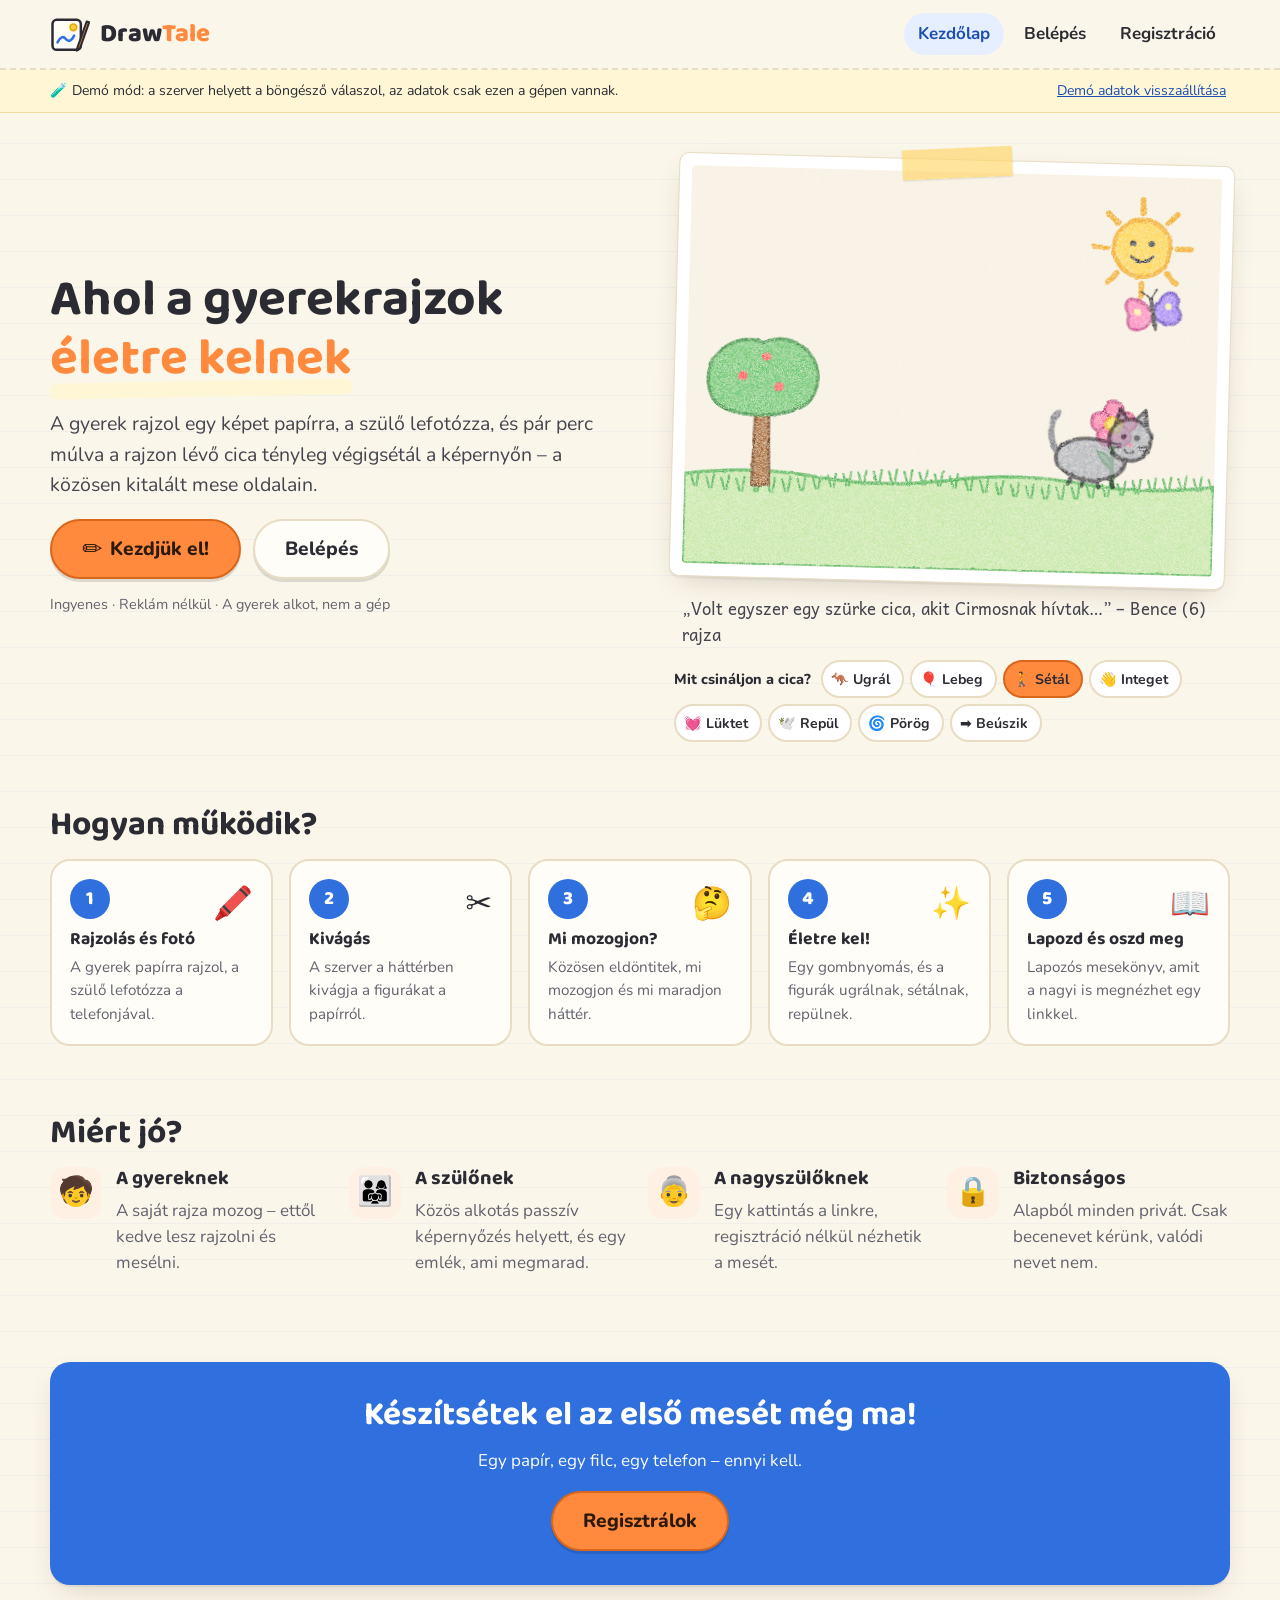
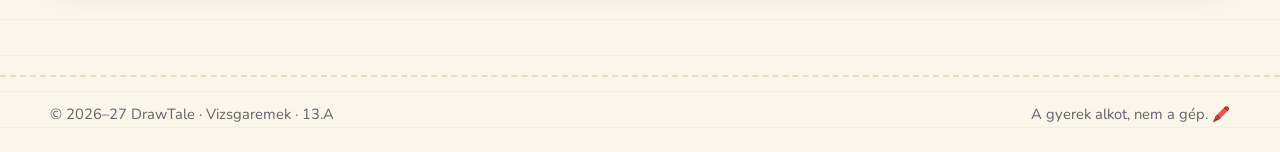
<file: web/index.html>
<!doctype html>
<html lang="hu">
<head>
  <title>DrawTale – ahol a gyerekrajzok életre kelnek</title>
  <meta name="description" content="A gyerek rajzol, a szülő lefotózza, és a rajzon lévő cica tényleg végigsétál a képernyőn – egy lapozható, megosztható animált mesekönyvben.">
  <meta charset="utf-8">
  <meta name="viewport" content="width=device-width, initial-scale=1">
  <meta name="theme-color" content="#2f6fde">
  <link rel="icon" href="data:image/svg+xml,%3Csvg xmlns='http://www.w3.org/2000/svg' viewBox='0 0 48 48'%3E%3Crect x='3' y='7' width='34' height='36' rx='5' fill='%23fffdf8' stroke='%232b2b33' stroke-width='3'/%3E%3Cpath d='M33 40 L44 9 L47 10 L36 41 L32 44 Z' fill='%23ff8a3d' stroke='%232b2b33' stroke-width='2.5'/%3E%3C/svg%3E">
  <link rel="preconnect" href="https://fonts.googleapis.com">
  <link rel="preconnect" href="https://fonts.gstatic.com" crossorigin>
  <link rel="stylesheet" href="https://fonts.googleapis.com/css2?family=Andika:wght@400;700&family=Baloo+2:wght@600;800&family=Nunito:wght@400;700;800&display=swap">
  <link rel="stylesheet" href="css/style.css">
  <script src="js/config.js"></script>
  <script src="js/core/anim.js" defer></script>
  <script src="js/player.js" defer></script>
  <script src="js/api.js" defer></script>
  <script src="js/mock/seed.js" defer></script>
  <script src="js/mock/cutout.js" defer></script>
  <script src="js/mock/server.js" defer></script>
  <script src="js/ui.js" defer></script>
  <script src="js/pages/home.js" defer></script>
</head>
<body>
  <main>
    <div class="wrap">
      <section class="hero">
        <div>
          <h1>Ahol a gyerekrajzok <span class="hl">életre kelnek</span></h1>
          <p class="lead">A gyerek rajzol egy képet papírra, a szülő lefotózza, és pár perc múlva a rajzon lévő cica tényleg végigsétál a képernyőn – a közösen kitalált mese oldalain.</p>
          <div class="row" id="hero-actions">
            <a class="btn btn-accent btn-big" href="register.html"><span class="ico">✏️</span> Kezdjük el!</a>
            <a class="btn btn-big" href="login.html">Belépés</a>
          </div>
          <p class="small muted" style="margin-top:14px">Ingyenes · Reklám nélkül · A gyerek alkot, nem a gép</p>
        </div>
        <figure class="hero-demo" style="margin:0">
          <div class="frame">
            <span class="tape" aria-hidden="true"></span>
            <canvas id="demo" role="img" aria-label="Példa: egy gyerekrajzon lévő cica sétál, a nap lüktet, a pillangó repül"></canvas>
          </div>
          <figcaption class="caption">„Volt egyszer egy szürke cica, akit Cirmosnak hívtak…” – Bence (6) rajza</figcaption>
          <div class="presets" id="demo-presets" style="margin-top:12px" aria-label="Próbáld ki: mit csináljon a cica?">
            <span class="label small" style="align-self:center;margin-right:4px">Mit csináljon a cica?</span>
          </div>
        </figure>
      </section>

      <section class="section" aria-labelledby="how">
        <h2 id="how">Hogyan működik?</h2>
        <div class="steps">
          <div class="step"><span class="emoji" aria-hidden="true">🖍️</span><div class="num">1</div><h3>Rajzolás és fotó</h3><p>A gyerek papírra rajzol, a szülő lefotózza a telefonjával.</p></div>
          <div class="step"><span class="emoji" aria-hidden="true">✂️</span><div class="num">2</div><h3>Kivágás</h3><p>A szerver a háttérben kivágja a figurákat a papírról.</p></div>
          <div class="step"><span class="emoji" aria-hidden="true">🤔</span><div class="num">3</div><h3>Mi mozogjon?</h3><p>Közösen eldöntitek, mi mozogjon és mi maradjon háttér.</p></div>
          <div class="step"><span class="emoji" aria-hidden="true">✨</span><div class="num">4</div><h3>Életre kel!</h3><p>Egy gombnyomás, és a figurák ugrálnak, sétálnak, repülnek.</p></div>
          <div class="step"><span class="emoji" aria-hidden="true">📖</span><div class="num">5</div><h3>Lapozd és oszd meg</h3><p>Lapozós mesekönyv, amit a nagyi is megnézhet egy linkkel.</p></div>
        </div>
      </section>

      <section class="section" aria-labelledby="why">
        <h2 id="why">Miért jó?</h2>
        <div class="feature-list">
          <div class="feature"><span class="ico" aria-hidden="true">🧒</span><div><h3>A gyereknek</h3><p class="muted">A saját rajza mozog – ettől kedve lesz rajzolni és mesélni.</p></div></div>
          <div class="feature"><span class="ico" aria-hidden="true">👨‍👩‍👧</span><div><h3>A szülőnek</h3><p class="muted">Közös alkotás passzív képernyőzés helyett, és egy emlék, ami megmarad.</p></div></div>
          <div class="feature"><span class="ico" aria-hidden="true">👵</span><div><h3>A nagyszülőknek</h3><p class="muted">Egy kattintás a linkre, regisztráció nélkül nézhetik a mesét.</p></div></div>
          <div class="feature"><span class="ico" aria-hidden="true">🔒</span><div><h3>Biztonságos</h3><p class="muted">Alapból minden privát. Csak becenevet kérünk, valódi nevet nem.</p></div></div>
        </div>
      </section>

      <section class="section">
        <div class="cta">
          <h2>Készítsétek el az első mesét még ma!</h2>
          <p>Egy papír, egy filc, egy telefon – ennyi kell.</p>
          <a class="btn btn-accent btn-big" href="register.html">Regisztrálok</a>
        </div>
      </section>
    </div>
  </main>
</body>
</html>
</file>
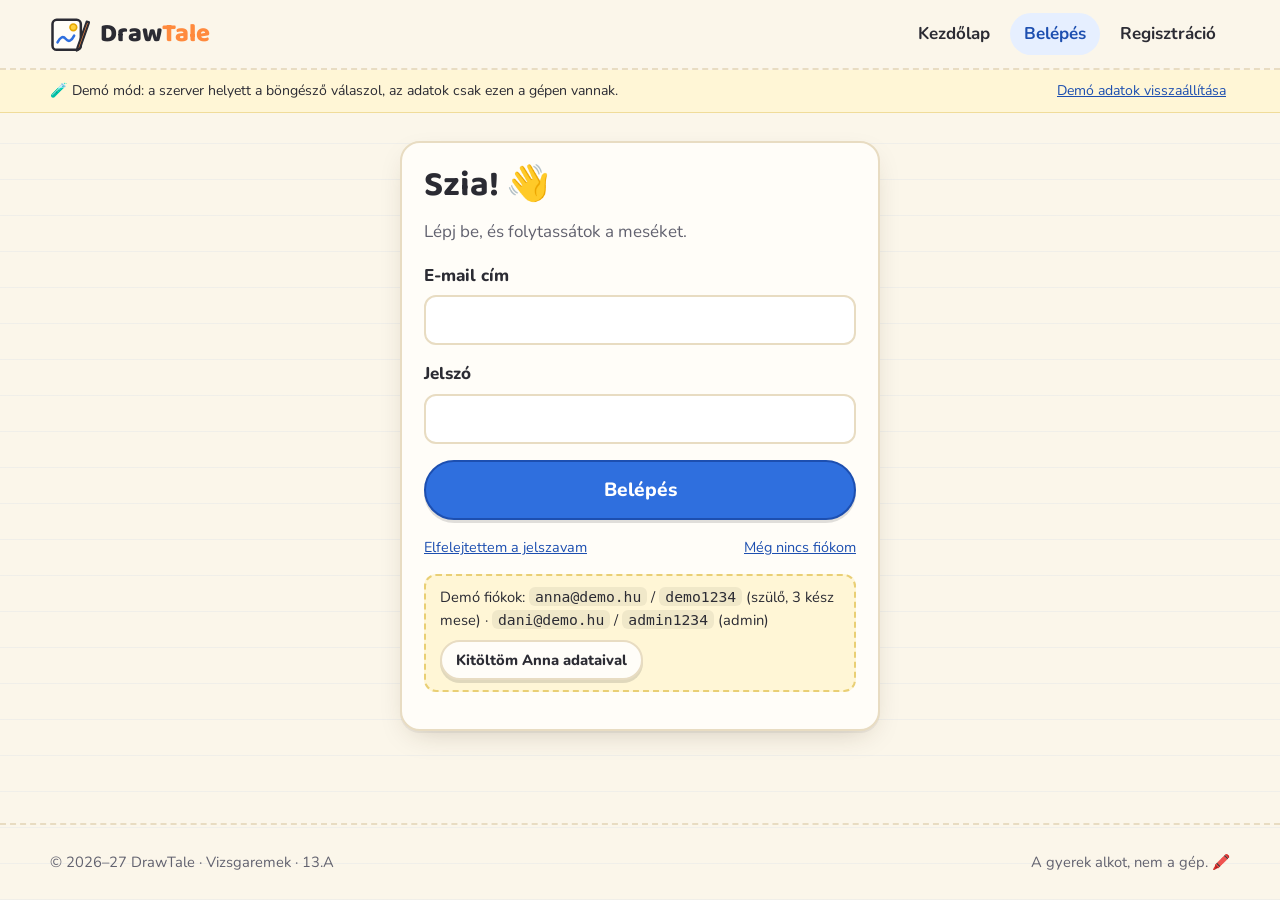
<file: web/account.html>
<!doctype html>
<html lang="hu">
<head>
  <title>Fiókom – DrawTale</title>
  <meta charset="utf-8">
  <meta name="viewport" content="width=device-width, initial-scale=1">
  <meta name="theme-color" content="#2f6fde">
  <link rel="icon" href="data:image/svg+xml,%3Csvg xmlns='http://www.w3.org/2000/svg' viewBox='0 0 48 48'%3E%3Crect x='3' y='7' width='34' height='36' rx='5' fill='%23fffdf8' stroke='%232b2b33' stroke-width='3'/%3E%3Cpath d='M33 40 L44 9 L47 10 L36 41 L32 44 Z' fill='%23ff8a3d' stroke='%232b2b33' stroke-width='2.5'/%3E%3C/svg%3E">
  <link rel="preconnect" href="https://fonts.googleapis.com">
  <link rel="preconnect" href="https://fonts.gstatic.com" crossorigin>
  <link rel="stylesheet" href="https://fonts.googleapis.com/css2?family=Andika:wght@400;700&family=Baloo+2:wght@600;800&family=Nunito:wght@400;700;800&display=swap">
  <link rel="stylesheet" href="css/style.css">
  <script src="js/config.js"></script>
  <script src="js/core/anim.js" defer></script>
  <script src="js/player.js" defer></script>
  <script src="js/api.js" defer></script>
  <script src="js/mock/seed.js" defer></script>
  <script src="js/mock/cutout.js" defer></script>
  <script src="js/mock/server.js" defer></script>
  <script src="js/ui.js" defer></script>
  <script src="js/pages/account.js" defer></script>
</head>
<body>
  <main>
    <div class="wrap stack" style="max-width:820px">
      <div class="page-head"><h1>Fiókom</h1></div>

      <section class="card" aria-labelledby="t-profile">
        <h2 id="t-profile">Adataim</h2>
        <form class="form" id="profile-form">
          <div class="field"><label for="email">E-mail cím</label><input class="input" id="email" disabled></div>
          <div class="field"><label for="display_name">Megjelenített név</label><input class="input" id="display_name" name="display_name" maxlength="80"></div>
          <div><button class="btn btn-primary" type="submit">Mentés</button></div>
        </form>
      </section>

      <section class="card" aria-labelledby="t-kids">
        <h2 id="t-kids">Gyerekprofilok</h2>
        <p class="muted small">Csak becenevet és avatart tárolunk.</p>
        <div id="kids" class="stack"></div>
      </section>

      <section class="card" aria-labelledby="t-pw">
        <h2 id="t-pw">Jelszócsere</h2>
        <form class="form" id="pw-form" novalidate>
          <div class="field"><label for="current_password">Jelenlegi jelszó</label><input class="input" type="password" id="current_password" name="current_password" autocomplete="current-password"><span class="err"></span></div>
          <div class="field"><label for="password">Új jelszó</label><input class="input" type="password" id="password" name="password" autocomplete="new-password" minlength="8"><span class="hint">Legalább 8 karakter.</span><span class="err"></span></div>
          <div><button class="btn btn-primary" type="submit">Jelszó módosítása</button></div>
        </form>
      </section>

      <section class="card" aria-labelledby="t-del" style="border-color:#f2b9b9">
        <h2 id="t-del">Fiók törlése</h2>
        <p>Minden mese, rajz és megosztás törlődik, a linkek azonnal megszűnnek, és minden eszközön kiléptetünk. 30 napig még kérheted a visszaállítást, utána minden végleg eltűnik.</p>
        <button class="btn btn-danger" type="button" id="delete-account">Fiók és minden adat törlése…</button>
      </section>
    </div>
  </main>
</body>
</html>
</file>
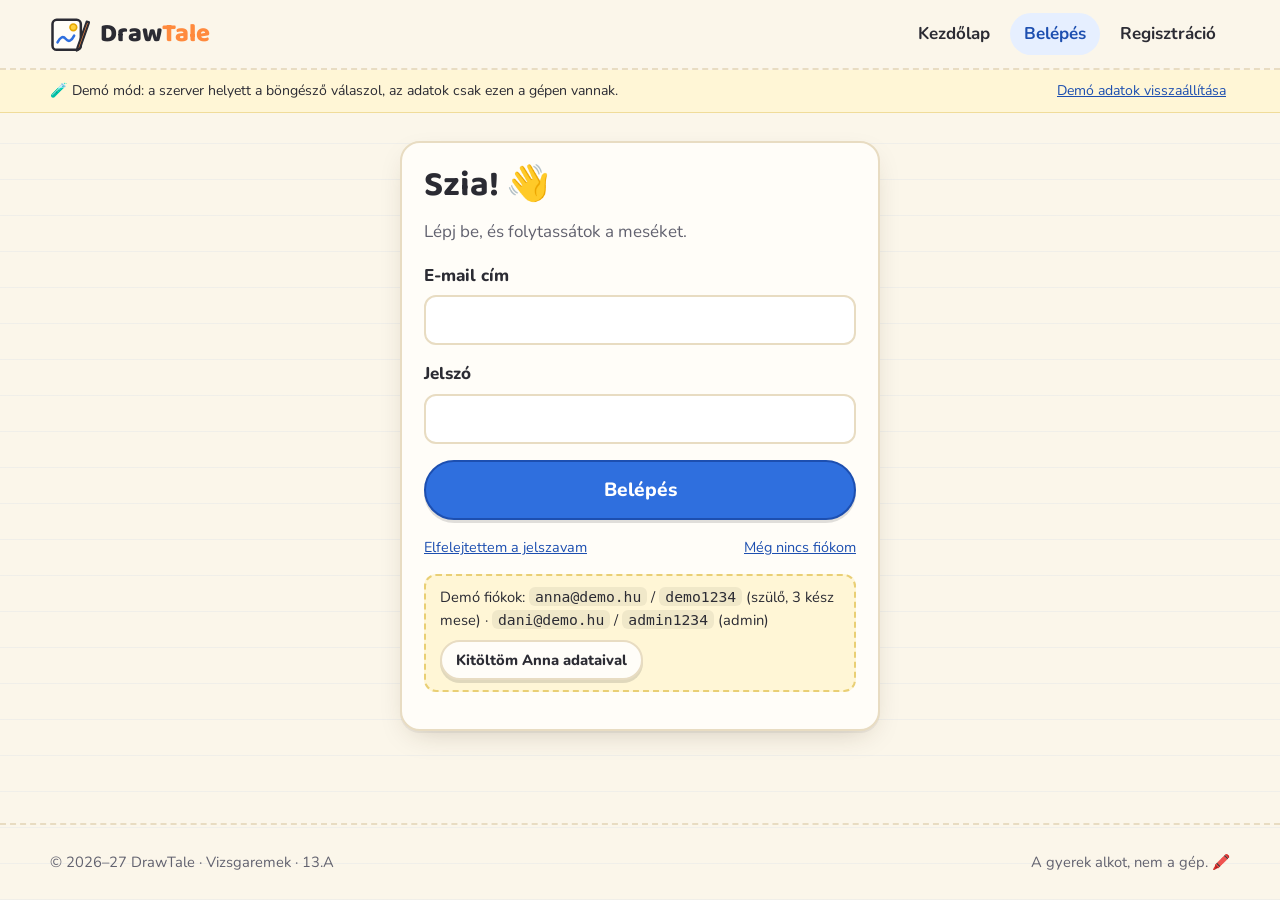
<file: web/admin.html>
<!doctype html>
<html lang="hu">
<head>
  <title>Admin – DrawTale</title>
  <meta charset="utf-8">
  <meta name="viewport" content="width=device-width, initial-scale=1">
  <meta name="theme-color" content="#2f6fde">
  <link rel="icon" href="data:image/svg+xml,%3Csvg xmlns='http://www.w3.org/2000/svg' viewBox='0 0 48 48'%3E%3Crect x='3' y='7' width='34' height='36' rx='5' fill='%23fffdf8' stroke='%232b2b33' stroke-width='3'/%3E%3Cpath d='M33 40 L44 9 L47 10 L36 41 L32 44 Z' fill='%23ff8a3d' stroke='%232b2b33' stroke-width='2.5'/%3E%3C/svg%3E">
  <link rel="preconnect" href="https://fonts.googleapis.com">
  <link rel="preconnect" href="https://fonts.gstatic.com" crossorigin>
  <link rel="stylesheet" href="https://fonts.googleapis.com/css2?family=Andika:wght@400;700&family=Baloo+2:wght@600;800&family=Nunito:wght@400;700;800&display=swap">
  <link rel="stylesheet" href="css/style.css">
  <script src="js/config.js"></script>
  <script src="js/core/anim.js" defer></script>
  <script src="js/player.js" defer></script>
  <script src="js/api.js" defer></script>
  <script src="js/mock/seed.js" defer></script>
  <script src="js/mock/cutout.js" defer></script>
  <script src="js/mock/server.js" defer></script>
  <script src="js/ui.js" defer></script>
  <script src="js/pages/admin.js" defer></script>
</head>
<body>
  <main>
    <div class="wrap">
      <div class="page-head"><h1>Admin felület</h1></div>
      <div class="tabs" role="tablist" aria-label="Admin">
        <button role="tab" id="tab-jobs" aria-controls="panel" aria-selected="true" data-tab="jobs">⚙️ Feldolgozások</button>
        <button role="tab" id="tab-users" aria-controls="panel" aria-selected="false" data-tab="users">👥 Felhasználók</button>
        <button role="tab" id="tab-reports" aria-controls="panel" aria-selected="false" data-tab="reports">📊 Riportok</button>
      </div>
      <section id="panel" role="tabpanel" class="card"></section>
    </div>
  </main>
</body>
</html>
</file>
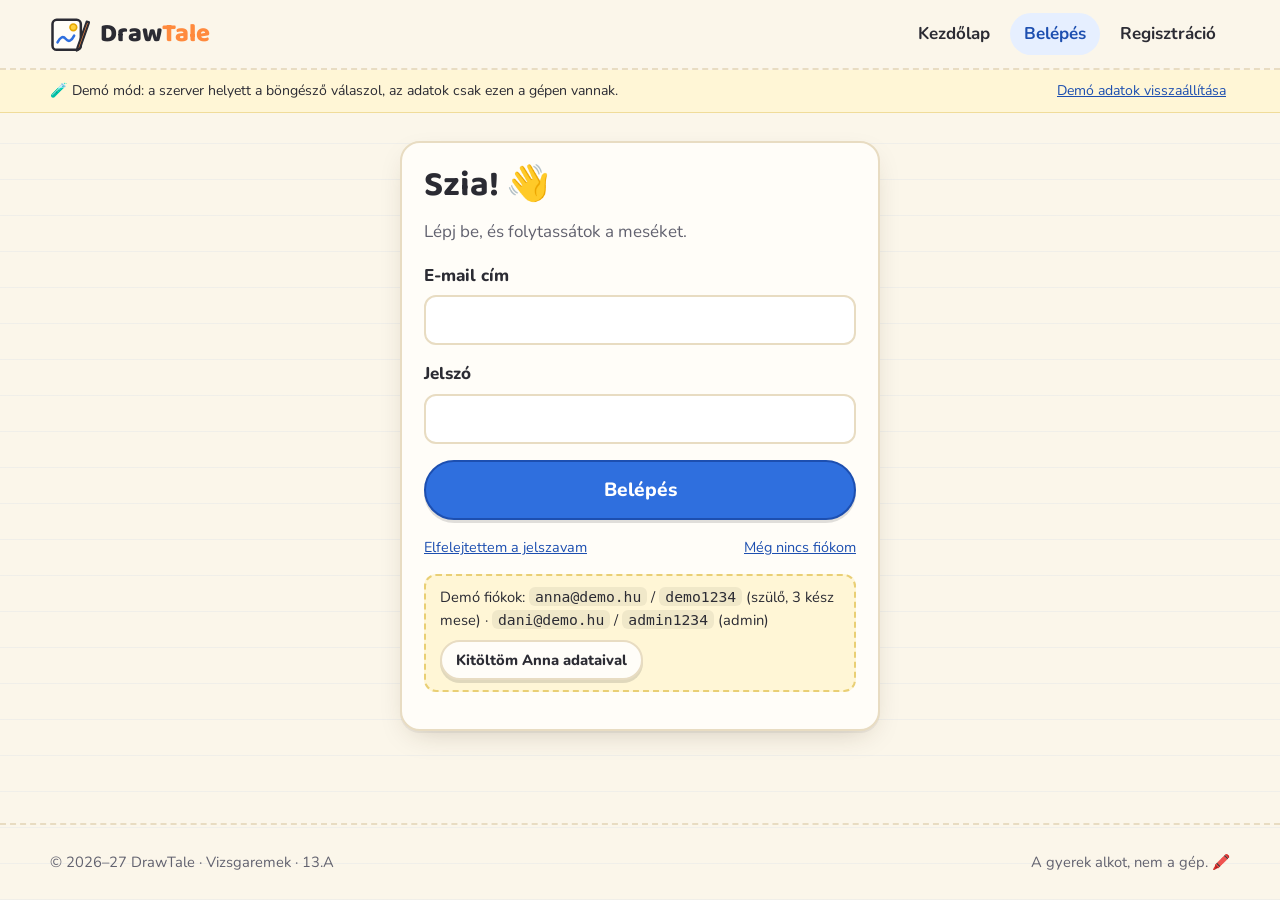
<file: web/dashboard.html>
<!doctype html>
<html lang="hu">
<head>
  <title>Meséim – DrawTale</title>
  <meta charset="utf-8">
  <meta name="viewport" content="width=device-width, initial-scale=1">
  <meta name="theme-color" content="#2f6fde">
  <link rel="icon" href="data:image/svg+xml,%3Csvg xmlns='http://www.w3.org/2000/svg' viewBox='0 0 48 48'%3E%3Crect x='3' y='7' width='34' height='36' rx='5' fill='%23fffdf8' stroke='%232b2b33' stroke-width='3'/%3E%3Cpath d='M33 40 L44 9 L47 10 L36 41 L32 44 Z' fill='%23ff8a3d' stroke='%232b2b33' stroke-width='2.5'/%3E%3C/svg%3E">
  <link rel="preconnect" href="https://fonts.googleapis.com">
  <link rel="preconnect" href="https://fonts.gstatic.com" crossorigin>
  <link rel="stylesheet" href="https://fonts.googleapis.com/css2?family=Andika:wght@400;700&family=Baloo+2:wght@600;800&family=Nunito:wght@400;700;800&display=swap">
  <link rel="stylesheet" href="css/style.css">
  <script src="js/config.js"></script>
  <script src="js/core/anim.js" defer></script>
  <script src="js/player.js" defer></script>
  <script src="js/api.js" defer></script>
  <script src="js/mock/seed.js" defer></script>
  <script src="js/mock/cutout.js" defer></script>
  <script src="js/mock/server.js" defer></script>
  <script src="js/ui.js" defer></script>
  <script src="js/pages/dashboard.js" defer></script>
</head>
<body>
  <main>
    <div class="wrap">
      <div class="page-head">
        <div>
          <p class="muted" id="hello" style="margin:0"></p>
          <h1>Mesepolc</h1>
        </div>
        <button class="btn btn-accent btn-big" id="new-story" type="button"><span class="ico">＋</span> Új mese</button>
      </div>
      <div class="kids" id="kids" role="group" aria-label="Kinek a meséi?"></div>
      <div id="stories" class="grid" aria-live="polite"></div>
    </div>
  </main>
</body>
</html>
</file>
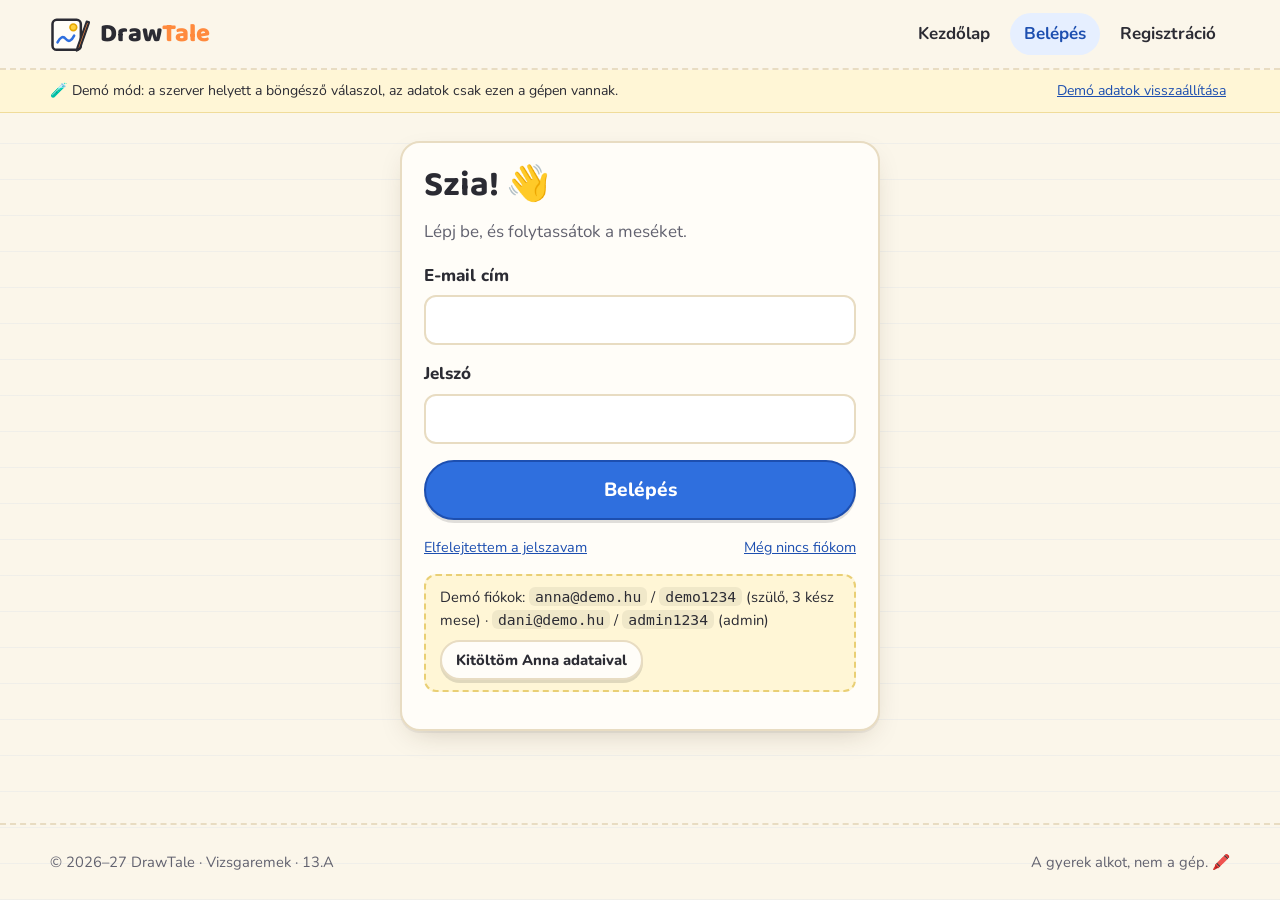
<file: web/editor.html>
<!doctype html>
<html lang="hu">
<head>
  <title>Mese szerkesztése – DrawTale</title>
  <meta charset="utf-8">
  <meta name="viewport" content="width=device-width, initial-scale=1">
  <meta name="theme-color" content="#2f6fde">
  <link rel="icon" href="data:image/svg+xml,%3Csvg xmlns='http://www.w3.org/2000/svg' viewBox='0 0 48 48'%3E%3Crect x='3' y='7' width='34' height='36' rx='5' fill='%23fffdf8' stroke='%232b2b33' stroke-width='3'/%3E%3Cpath d='M33 40 L44 9 L47 10 L36 41 L32 44 Z' fill='%23ff8a3d' stroke='%232b2b33' stroke-width='2.5'/%3E%3C/svg%3E">
  <link rel="preconnect" href="https://fonts.googleapis.com">
  <link rel="preconnect" href="https://fonts.gstatic.com" crossorigin>
  <link rel="stylesheet" href="https://fonts.googleapis.com/css2?family=Andika:wght@400;700&family=Baloo+2:wght@600;800&family=Nunito:wght@400;700;800&display=swap">
  <link rel="stylesheet" href="css/style.css">
  <script src="js/config.js"></script>
  <script src="js/core/anim.js" defer></script>
  <script src="js/player.js" defer></script>
  <script src="js/api.js" defer></script>
  <script src="js/mock/seed.js" defer></script>
  <script src="js/mock/cutout.js" defer></script>
  <script src="js/mock/server.js" defer></script>
  <script src="js/ui.js" defer></script>
  <script src="js/pages/editor.js" defer></script>
</head>
<body>
  <main>
    <div class="wrap">
      <div class="page-head">
        <div class="grow">
          <a href="dashboard.html" class="small">← Mesepolc</a>
          <label for="story-title" class="sr-only">A mese címe</label>
          <input id="story-title" class="input" maxlength="120" style="font: 800 clamp(1.5rem,3.6vw,2.2rem) var(--font-head); border-color: transparent; background: transparent; padding-left: 4px; margin-top: 4px">
        </div>
        <div class="row">
          <span class="save-state" id="save-state" role="status" aria-live="polite"></span>
          <a class="btn" id="play-link" href="#">▶ Lejátszás</a>
          <a class="btn btn-ghost" id="share-link" href="#">🔗 Megosztás</a>
        </div>
      </div>
      <div class="editor">
        <aside aria-label="Oldalak">
          <div class="page-list" id="page-list"></div>
          <button class="btn" id="add-page" type="button" style="width:100%;margin-top:10px">＋ Új oldal</button>
          <p class="small muted" style="margin-top:10px">Tipp: húzd az oldalakat, vagy használd a ▲▼ gombokat a sorrendhez.</p>
        </aside>
        <section id="page-editor" class="card" aria-live="polite"></section>
      </div>
    </div>
  </main>
</body>
</html>
</file>
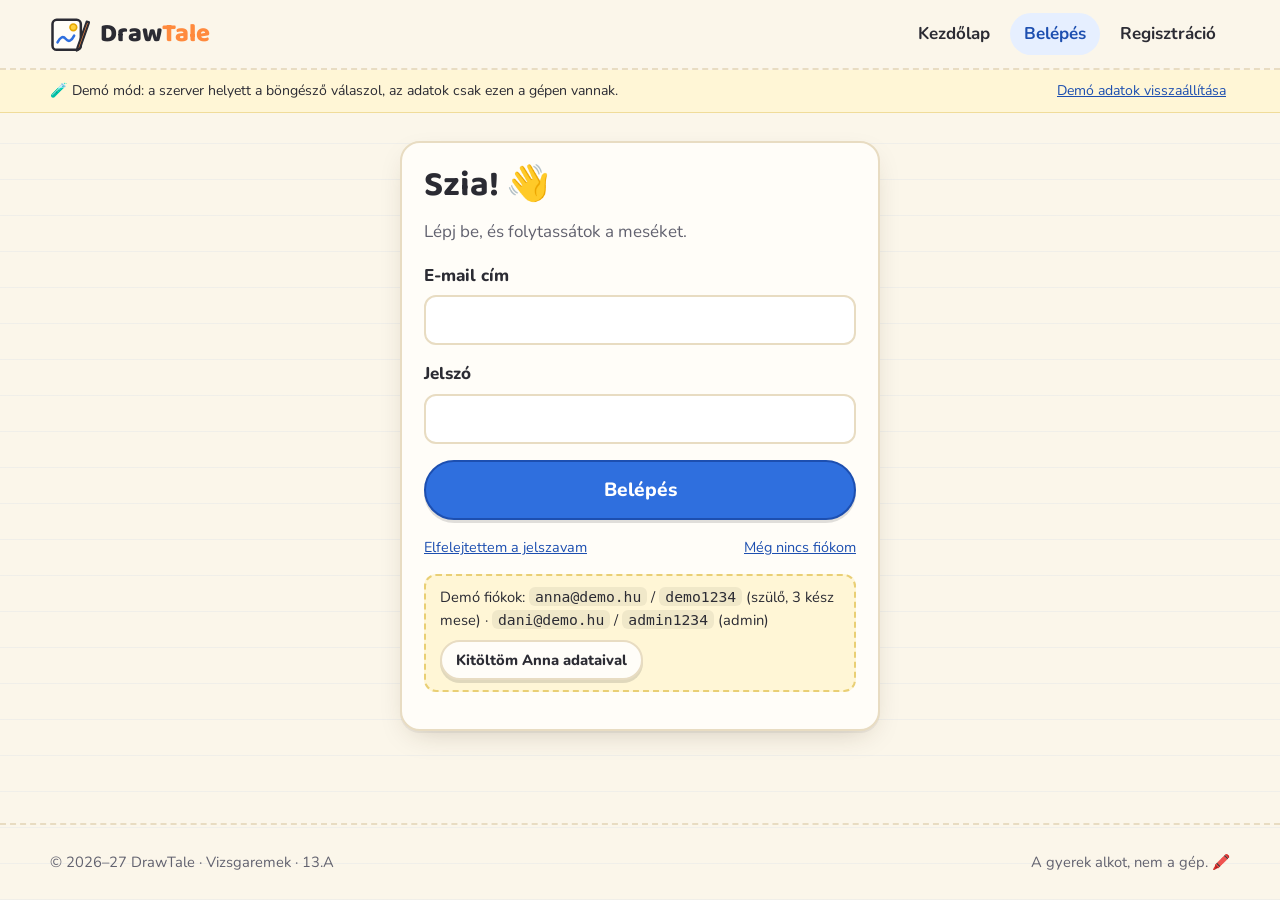
<file: web/login.html>
<!doctype html>
<html lang="hu">
<head>
  <title>Belépés – DrawTale</title>
  <meta charset="utf-8">
  <meta name="viewport" content="width=device-width, initial-scale=1">
  <meta name="theme-color" content="#2f6fde">
  <link rel="icon" href="data:image/svg+xml,%3Csvg xmlns='http://www.w3.org/2000/svg' viewBox='0 0 48 48'%3E%3Crect x='3' y='7' width='34' height='36' rx='5' fill='%23fffdf8' stroke='%232b2b33' stroke-width='3'/%3E%3Cpath d='M33 40 L44 9 L47 10 L36 41 L32 44 Z' fill='%23ff8a3d' stroke='%232b2b33' stroke-width='2.5'/%3E%3C/svg%3E">
  <link rel="preconnect" href="https://fonts.googleapis.com">
  <link rel="preconnect" href="https://fonts.gstatic.com" crossorigin>
  <link rel="stylesheet" href="https://fonts.googleapis.com/css2?family=Andika:wght@400;700&family=Baloo+2:wght@600;800&family=Nunito:wght@400;700;800&display=swap">
  <link rel="stylesheet" href="css/style.css">
  <script src="js/config.js"></script>
  <script src="js/core/anim.js" defer></script>
  <script src="js/player.js" defer></script>
  <script src="js/api.js" defer></script>
  <script src="js/mock/seed.js" defer></script>
  <script src="js/mock/cutout.js" defer></script>
  <script src="js/mock/server.js" defer></script>
  <script src="js/ui.js" defer></script>
  <script src="js/pages/auth.js" defer></script>
</head>
<body data-page="login">
  <main>
    <div class="wrap">
      <div class="card auth-card" id="login-card">
        <h1>Szia! 👋</h1>
        <p class="muted">Lépj be, és folytassátok a meséket.</p>
        <form class="form" id="login-form" novalidate>
          <div class="alert alert-error" id="login-error" role="alert" hidden></div>
          <div class="field">
            <label for="email">E-mail cím</label>
            <input class="input" id="email" name="email" type="email" autocomplete="email" required>
          </div>
          <div class="field">
            <label for="password">Jelszó</label>
            <input class="input" id="password" name="password" type="password" autocomplete="current-password" required>
          </div>
          <button class="btn btn-primary btn-big" type="submit">Belépés</button>
          <div class="row spread small">
            <a href="#" id="forgot-link">Elfelejtettem a jelszavam</a>
            <a href="register.html">Még nincs fiókom</a>
          </div>
          <p class="demo-hint" data-mock-only>Demó fiókok: <code>anna@demo.hu</code> / <code>demo1234</code> (szülő, 3 kész mese) · <code>dani@demo.hu</code> / <code>admin1234</code> (admin)
            <br><button type="button" class="btn btn-sm" id="fill-demo" style="margin-top:8px">Kitöltöm Anna adataival</button></p>
        </form>
      </div>

      <div class="card auth-card" id="forgot-card" hidden>
        <h1>Új jelszó</h1>
        <p class="muted">Írd be az e-mail címed, és küldünk egy linket, amivel új jelszót adhatsz meg. A link 1 óráig és csak egyszer használható.</p>
        <form class="form" id="forgot-form" novalidate>
          <div class="field">
            <label for="forgot-email">E-mail cím</label>
            <input class="input" id="forgot-email" name="email" type="email" autocomplete="email" required>
          </div>
          <div id="forgot-result" role="status"></div>
          <button class="btn btn-primary btn-big" type="submit">Kérem a linket</button>
          <a href="login.html" class="small">← Vissza a belépéshez</a>
        </form>
      </div>
    </div>
  </main>
</body>
</html>
</file>
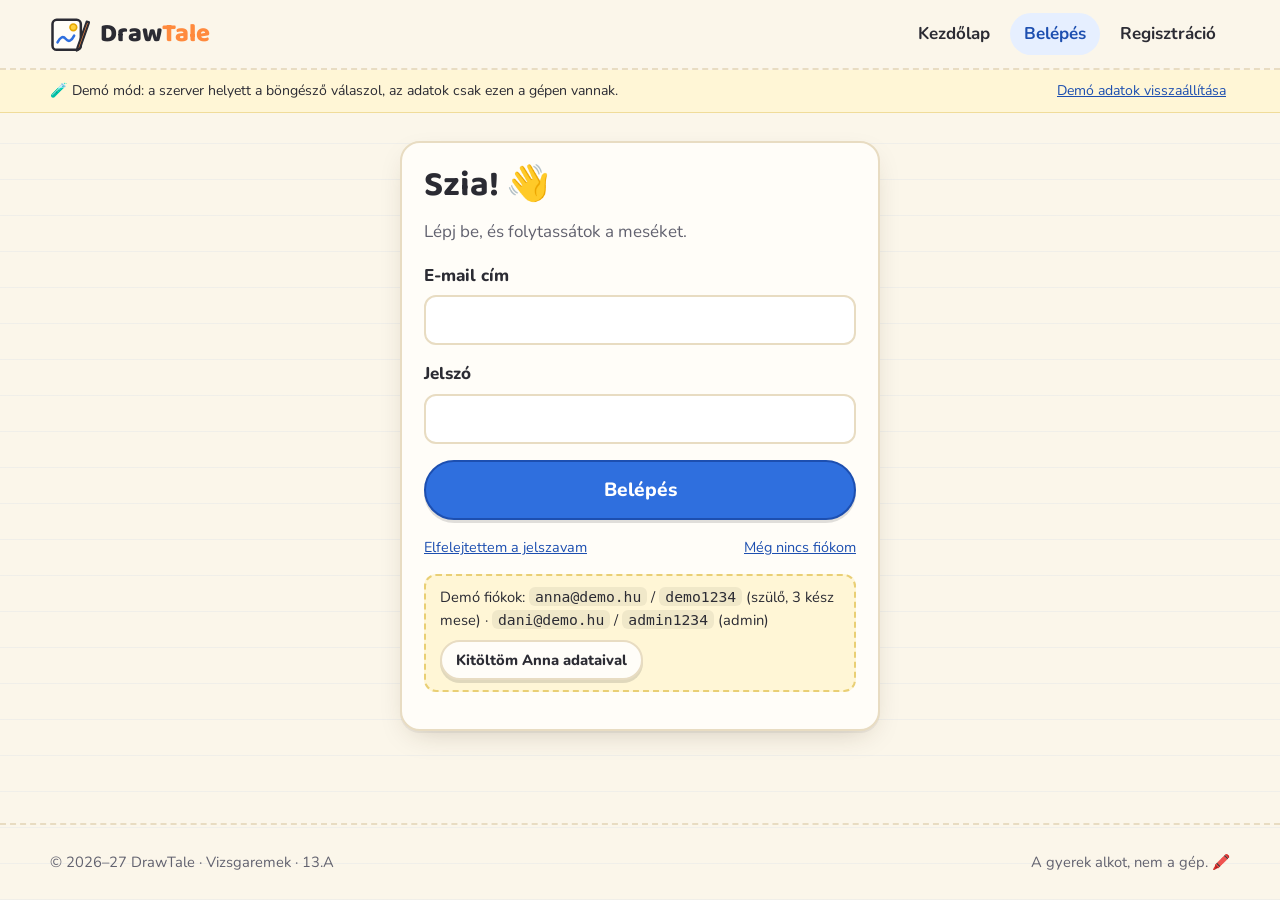
<file: web/player.html>
<!doctype html>
<html lang="hu">
<head>
  <title>Mese – DrawTale</title>
  <meta charset="utf-8">
  <meta name="viewport" content="width=device-width, initial-scale=1">
  <meta name="theme-color" content="#2f6fde">
  <link rel="icon" href="data:image/svg+xml,%3Csvg xmlns='http://www.w3.org/2000/svg' viewBox='0 0 48 48'%3E%3Crect x='3' y='7' width='34' height='36' rx='5' fill='%23fffdf8' stroke='%232b2b33' stroke-width='3'/%3E%3Cpath d='M33 40 L44 9 L47 10 L36 41 L32 44 Z' fill='%23ff8a3d' stroke='%232b2b33' stroke-width='2.5'/%3E%3C/svg%3E">
  <link rel="preconnect" href="https://fonts.googleapis.com">
  <link rel="preconnect" href="https://fonts.gstatic.com" crossorigin>
  <link rel="stylesheet" href="https://fonts.googleapis.com/css2?family=Andika:wght@400;700&family=Baloo+2:wght@600;800&family=Nunito:wght@400;700;800&display=swap">
  <link rel="stylesheet" href="css/style.css">
  <script src="js/config.js"></script>
  <script src="js/core/anim.js" defer></script>
  <script src="js/player.js" defer></script>
  <script src="js/api.js" defer></script>
  <script src="js/mock/seed.js" defer></script>
  <script src="js/mock/cutout.js" defer></script>
  <script src="js/mock/server.js" defer></script>
  <script src="js/ui.js" defer></script>
  <script src="js/book.js" defer></script>
  <script src="js/pages/player.js" defer></script>
</head>
<body class="player-page" data-mode="owner">
  <main>
    <div class="wrap">
      <div class="row spread" style="margin-bottom:12px">
        <a href="dashboard.html" class="small">← Mesepolc</a>
        <a class="btn btn-sm btn-ghost" id="edit-link" href="#">✏️ Szerkesztés</a>
      </div>
      <div id="book"><p class="center muted">Betöltés…</p></div>
      <p class="center small muted" style="margin-top:14px">Lapozás: ◀ ▶ nyilak vagy húzás · Szóköz: megállítás · F: teljes képernyő</p>
    </div>
  </main>
</body>
</html>
</file>
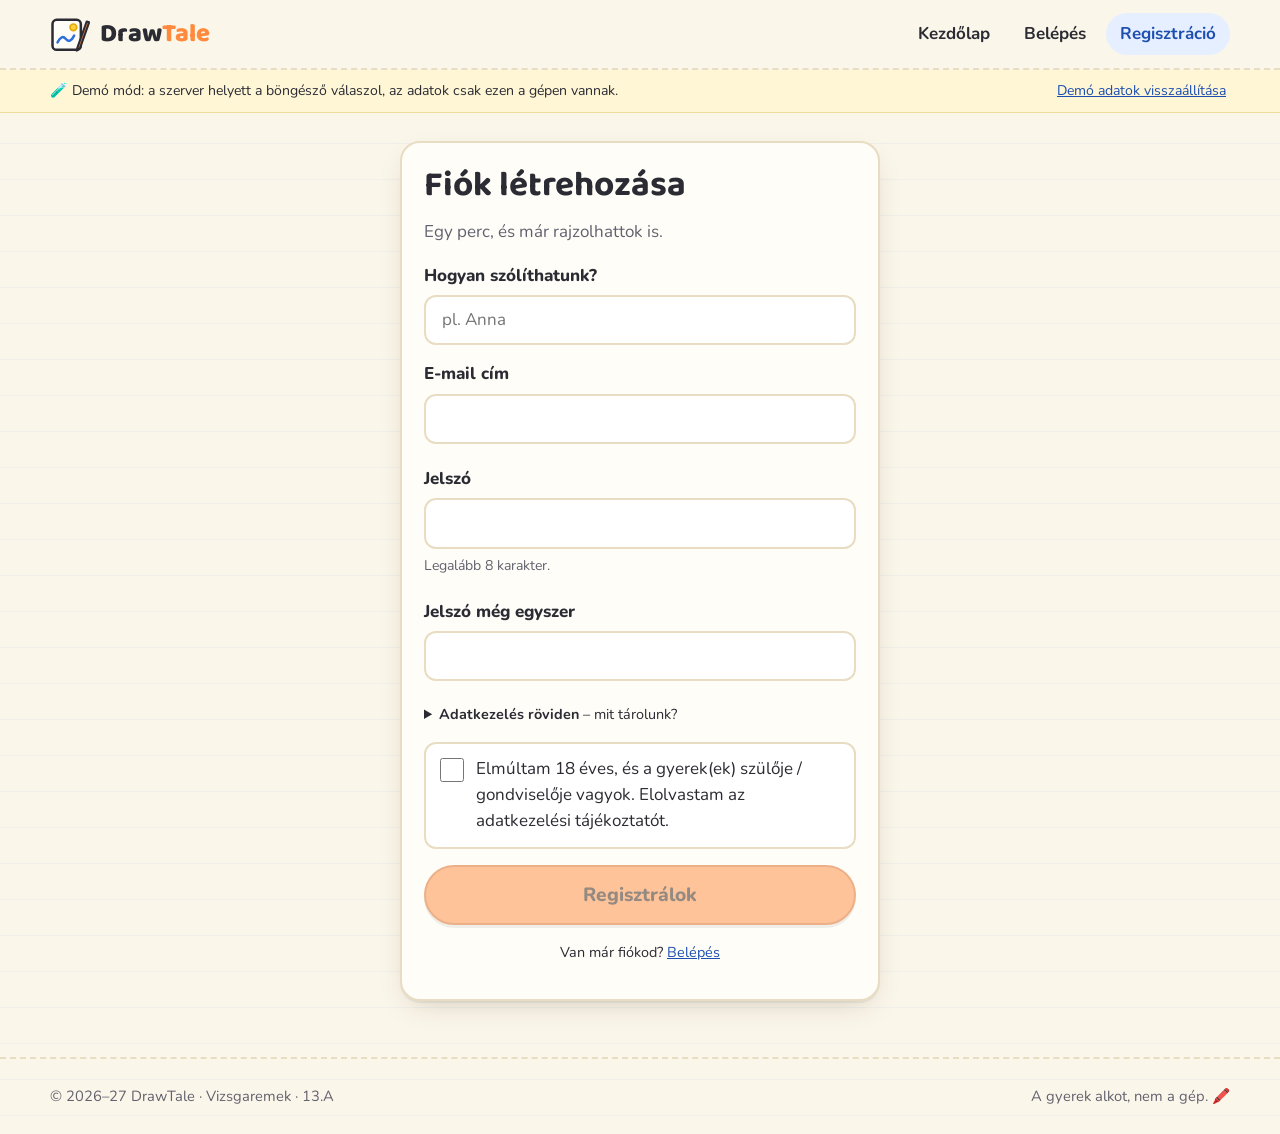
<file: web/register.html>
<!doctype html>
<html lang="hu">
<head>
  <title>Regisztráció – DrawTale</title>
  <meta charset="utf-8">
  <meta name="viewport" content="width=device-width, initial-scale=1">
  <meta name="theme-color" content="#2f6fde">
  <link rel="icon" href="data:image/svg+xml,%3Csvg xmlns='http://www.w3.org/2000/svg' viewBox='0 0 48 48'%3E%3Crect x='3' y='7' width='34' height='36' rx='5' fill='%23fffdf8' stroke='%232b2b33' stroke-width='3'/%3E%3Cpath d='M33 40 L44 9 L47 10 L36 41 L32 44 Z' fill='%23ff8a3d' stroke='%232b2b33' stroke-width='2.5'/%3E%3C/svg%3E">
  <link rel="preconnect" href="https://fonts.googleapis.com">
  <link rel="preconnect" href="https://fonts.gstatic.com" crossorigin>
  <link rel="stylesheet" href="https://fonts.googleapis.com/css2?family=Andika:wght@400;700&family=Baloo+2:wght@600;800&family=Nunito:wght@400;700;800&display=swap">
  <link rel="stylesheet" href="css/style.css">
  <script src="js/config.js"></script>
  <script src="js/core/anim.js" defer></script>
  <script src="js/player.js" defer></script>
  <script src="js/api.js" defer></script>
  <script src="js/mock/seed.js" defer></script>
  <script src="js/mock/cutout.js" defer></script>
  <script src="js/mock/server.js" defer></script>
  <script src="js/ui.js" defer></script>
  <script src="js/pages/auth.js" defer></script>
</head>
<body data-page="register">
  <main>
    <div class="wrap">
      <div class="card auth-card">
        <h1>Fiók létrehozása</h1>
        <p class="muted">Egy perc, és már rajzolhattok is.</p>
        <form class="form" id="register-form" novalidate>
          <div class="alert alert-error" id="register-error" role="alert" hidden></div>
          <div class="field">
            <label for="display_name">Hogyan szólíthatunk?</label>
            <input class="input" id="display_name" name="display_name" autocomplete="given-name" maxlength="80" placeholder="pl. Anna">
          </div>
          <div class="field">
            <label for="email">E-mail cím</label>
            <input class="input" id="email" name="email" type="email" autocomplete="email" required>
            <span class="err"></span>
          </div>
          <div class="field">
            <label for="password">Jelszó</label>
            <input class="input" id="password" name="password" type="password" autocomplete="new-password" minlength="8" required aria-describedby="pw-hint">
            <span class="hint" id="pw-hint">Legalább 8 karakter.</span>
            <span class="err"></span>
          </div>
          <div class="field">
            <label for="password2">Jelszó még egyszer</label>
            <input class="input" id="password2" name="password2" type="password" autocomplete="new-password" required>
            <span class="err"></span>
          </div>
          <details class="small">
            <summary><b>Adatkezelés röviden</b> – mit tárolunk?</summary>
            <ul>
              <li>Rólad: e-mail cím, jelszó (csak titkosítva), és hogy mikor fogadtad el ezt a nyilatkozatot.</li>
              <li>A gyerekről csak egy becenevet és egy avatart. Valódi nevet, születési dátumot, fényképet a gyerekről nem kérünk.</li>
              <li>A feltöltött rajzok és mesék alapból privátak. Csak az láthatja, akinek te linket küldesz.</li>
              <li>A fotókból eltávolítjuk a helyadatokat (EXIF).</li>
              <li>A fiókodat és minden adatodat bármikor törölheted; 30 nap után végleg eltűnik.</li>
            </ul>
          </details>
          <label class="check">
            <input type="checkbox" name="consent" id="consent">
            <span>Elmúltam 18 éves, és a gyerek(ek) szülője / gondviselője vagyok. Elolvastam az adatkezelési tájékoztatót.</span>
          </label>
          <button class="btn btn-accent btn-big" type="submit" id="register-btn" disabled>Regisztrálok</button>
          <p class="small center">Van már fiókod? <a href="login.html">Belépés</a></p>
        </form>
      </div>
    </div>
  </main>
</body>
</html>
</file>
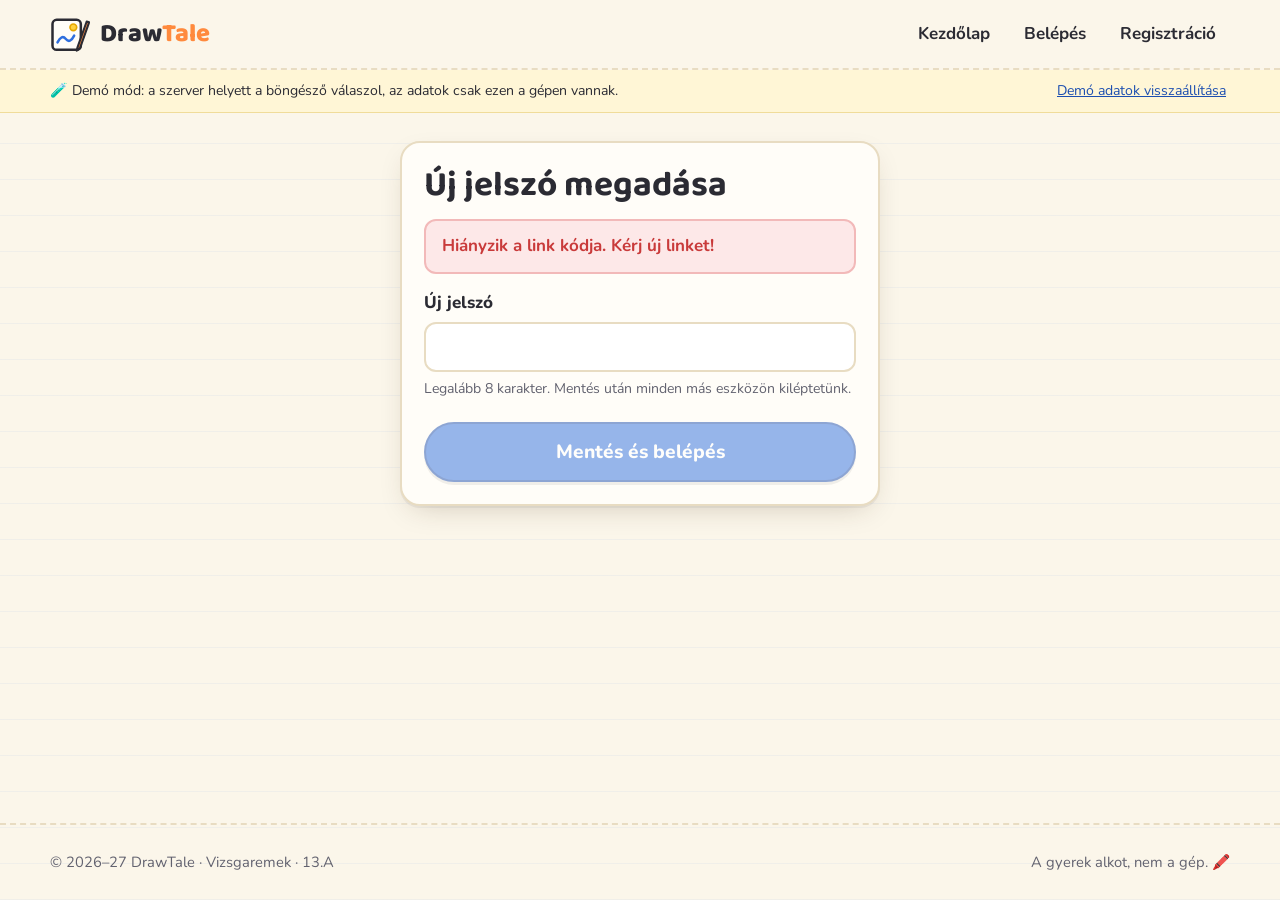
<file: web/reset.html>
<!doctype html>
<html lang="hu">
<head>
  <title>Új jelszó – DrawTale</title>
  <meta charset="utf-8">
  <meta name="viewport" content="width=device-width, initial-scale=1">
  <meta name="theme-color" content="#2f6fde">
  <link rel="icon" href="data:image/svg+xml,%3Csvg xmlns='http://www.w3.org/2000/svg' viewBox='0 0 48 48'%3E%3Crect x='3' y='7' width='34' height='36' rx='5' fill='%23fffdf8' stroke='%232b2b33' stroke-width='3'/%3E%3Cpath d='M33 40 L44 9 L47 10 L36 41 L32 44 Z' fill='%23ff8a3d' stroke='%232b2b33' stroke-width='2.5'/%3E%3C/svg%3E">
  <link rel="preconnect" href="https://fonts.googleapis.com">
  <link rel="preconnect" href="https://fonts.gstatic.com" crossorigin>
  <link rel="stylesheet" href="https://fonts.googleapis.com/css2?family=Andika:wght@400;700&family=Baloo+2:wght@600;800&family=Nunito:wght@400;700;800&display=swap">
  <link rel="stylesheet" href="css/style.css">
  <script src="js/config.js"></script>
  <script src="js/core/anim.js" defer></script>
  <script src="js/player.js" defer></script>
  <script src="js/api.js" defer></script>
  <script src="js/mock/seed.js" defer></script>
  <script src="js/mock/cutout.js" defer></script>
  <script src="js/mock/server.js" defer></script>
  <script src="js/ui.js" defer></script>
  <script src="js/pages/auth.js" defer></script>
</head>
<body data-page="reset">
  <main>
    <div class="wrap">
      <div class="card auth-card">
        <h1>Új jelszó megadása</h1>
        <form class="form" id="reset-form" novalidate>
          <div class="alert alert-error" id="reset-error" role="alert" hidden></div>
          <div class="field">
            <label for="password">Új jelszó</label>
            <input class="input" id="password" name="password" type="password" autocomplete="new-password" minlength="8" required>
            <span class="hint">Legalább 8 karakter. Mentés után minden más eszközön kiléptetünk.</span>
            <span class="err"></span>
          </div>
          <button class="btn btn-primary btn-big" type="submit">Mentés és belépés</button>
        </form>
      </div>
    </div>
  </main>
</body>
</html>
</file>
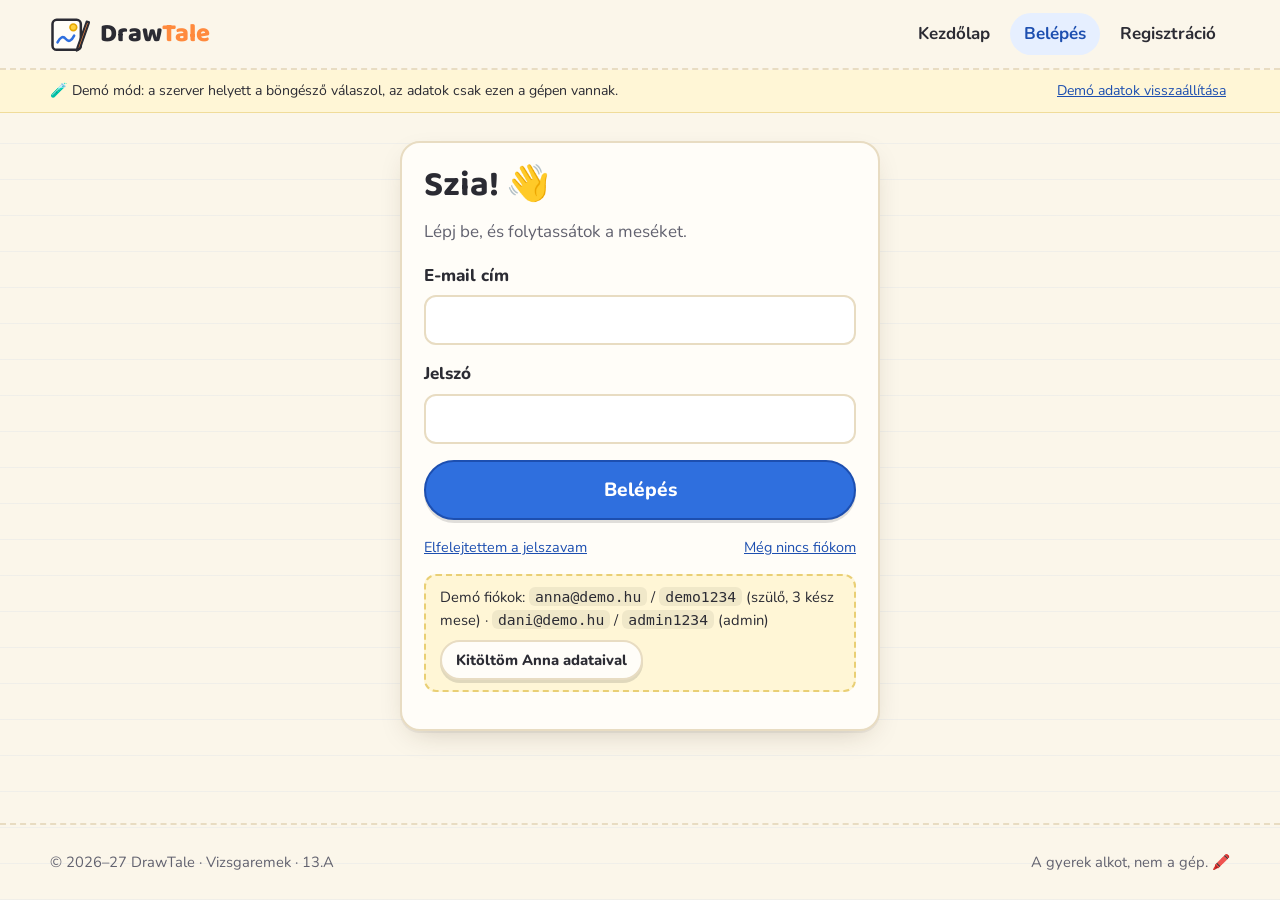
<file: web/shares.html>
<!doctype html>
<html lang="hu">
<head>
  <title>Megosztások – DrawTale</title>
  <meta charset="utf-8">
  <meta name="viewport" content="width=device-width, initial-scale=1">
  <meta name="theme-color" content="#2f6fde">
  <link rel="icon" href="data:image/svg+xml,%3Csvg xmlns='http://www.w3.org/2000/svg' viewBox='0 0 48 48'%3E%3Crect x='3' y='7' width='34' height='36' rx='5' fill='%23fffdf8' stroke='%232b2b33' stroke-width='3'/%3E%3Cpath d='M33 40 L44 9 L47 10 L36 41 L32 44 Z' fill='%23ff8a3d' stroke='%232b2b33' stroke-width='2.5'/%3E%3C/svg%3E">
  <link rel="preconnect" href="https://fonts.googleapis.com">
  <link rel="preconnect" href="https://fonts.gstatic.com" crossorigin>
  <link rel="stylesheet" href="https://fonts.googleapis.com/css2?family=Andika:wght@400;700&family=Baloo+2:wght@600;800&family=Nunito:wght@400;700;800&display=swap">
  <link rel="stylesheet" href="css/style.css">
  <script src="js/config.js"></script>
  <script src="js/core/anim.js" defer></script>
  <script src="js/player.js" defer></script>
  <script src="js/api.js" defer></script>
  <script src="js/mock/seed.js" defer></script>
  <script src="js/mock/cutout.js" defer></script>
  <script src="js/mock/server.js" defer></script>
  <script src="js/ui.js" defer></script>
  <script src="vendor/qrcode.js" defer></script>
  <script src="js/pages/shares.js" defer></script>
</head>
<body>
  <main>
    <div class="wrap stack">
      <div class="page-head"><h1>Megosztások</h1></div>
      <section class="card" aria-labelledby="new-title">
        <h2 id="new-title">Új megosztási link</h2>
        <p class="muted">Aki megkapja a linket, regisztráció nélkül megnézheti a mesét – de semmi mást. Bármikor visszavonhatod.</p>
        <form class="form" id="share-form">
          <div class="field">
            <label for="story">Melyik mesét?</label>
            <select class="select" id="story" name="story" required></select>
          </div>
          <fieldset class="field" style="border:0;padding:0;margin:0">
            <legend class="label" style="margin-bottom:6px">Meddig legyen érvényes?</legend>
            <div class="choice">
              <label><input type="radio" name="exp" value="7"> 7 nap</label>
              <label><input type="radio" name="exp" value="30" checked> 30 nap</label>
              <label><input type="radio" name="exp" value=""> Amíg vissza nem vonom</label>
            </div>
          </fieldset>
          <div><button class="btn btn-accent btn-big" type="submit" disabled>🔗 Link készítése</button></div>
        </form>
        <div id="share-result" style="margin-top:20px"></div>
      </section>
      <section class="card" aria-labelledby="list-title">
        <h2 id="list-title">Eddigi megosztások</h2>
        <div id="share-list" class="table-scroll"></div>
      </section>
    </div>
  </main>
</body>
</html>
</file>
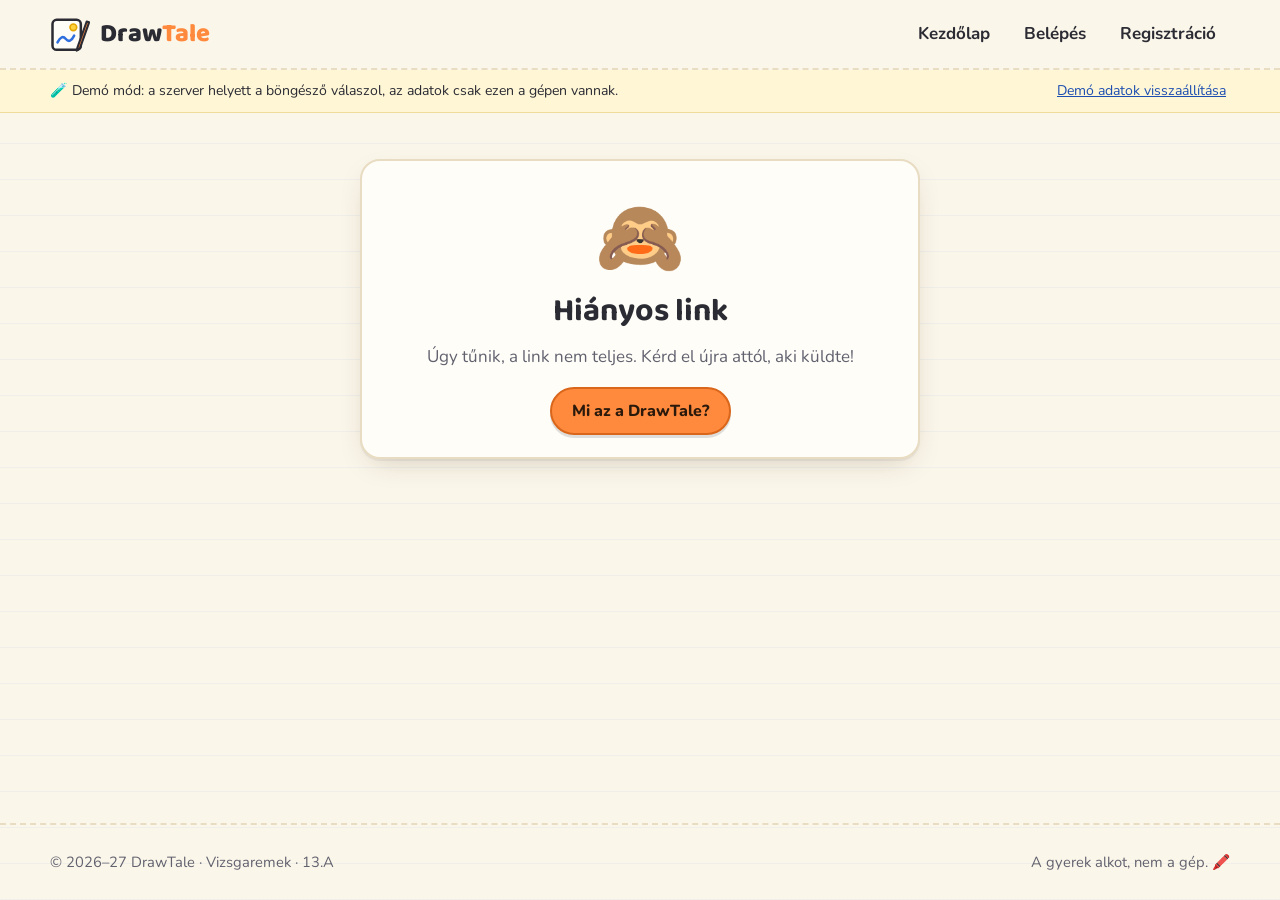
<file: web/view.html>
<!doctype html>
<html lang="hu">
<head>
  <title>Mese – DrawTale</title>
  <meta name="robots" content="noindex, nofollow">
  <meta name="referrer" content="no-referrer">
  <meta charset="utf-8">
  <meta name="viewport" content="width=device-width, initial-scale=1">
  <meta name="theme-color" content="#2f6fde">
  <link rel="icon" href="data:image/svg+xml,%3Csvg xmlns='http://www.w3.org/2000/svg' viewBox='0 0 48 48'%3E%3Crect x='3' y='7' width='34' height='36' rx='5' fill='%23fffdf8' stroke='%232b2b33' stroke-width='3'/%3E%3Cpath d='M33 40 L44 9 L47 10 L36 41 L32 44 Z' fill='%23ff8a3d' stroke='%232b2b33' stroke-width='2.5'/%3E%3C/svg%3E">
  <link rel="preconnect" href="https://fonts.googleapis.com">
  <link rel="preconnect" href="https://fonts.gstatic.com" crossorigin>
  <link rel="stylesheet" href="https://fonts.googleapis.com/css2?family=Andika:wght@400;700&family=Baloo+2:wght@600;800&family=Nunito:wght@400;700;800&display=swap">
  <link rel="stylesheet" href="css/style.css">
  <script src="js/config.js"></script>
  <script src="js/core/anim.js" defer></script>
  <script src="js/player.js" defer></script>
  <script src="js/api.js" defer></script>
  <script src="js/mock/seed.js" defer></script>
  <script src="js/mock/cutout.js" defer></script>
  <script src="js/mock/server.js" defer></script>
  <script src="js/ui.js" defer></script>
  <script src="js/book.js" defer></script>
  <script src="js/pages/player.js" defer></script>
</head>
<body class="player-page" data-mode="guest">
  <main>
    <div class="wrap">
      <div id="book"><p class="center muted">Betöltés…</p></div>
    </div>
  </main>
</body>
</html>
</file>
<file: web/css/style.css>
/* DrawTale – közös stíluslap (SRS 4.1: kék alap, narancs kiemelés, papír, lekerekítés) */

:root {
  --blue: #2f6fde;
  --blue-d: #1d4fb0;
  --blue-l: #e6efff;
  --orange: #ff8a3d;
  --orange-d: #d9661a;
  --orange-l: #fff0e4;
  --green: #23874f;
  --green-l: #e3f5ea;
  --red: #c93a3a;
  --red-l: #fde8e8;
  --yellow-l: #fff6d6;
  --paper: #fbf6ea;
  --card: #fffdf8;
  --ink: #2b2b33;
  --muted: #62626f;
  --line: #e8dcc2;
  --shadow: 0 2px 0 rgba(43, 43, 51, .06), 0 10px 30px -12px rgba(60, 40, 10, .25);
  --radius: 20px;
  --radius-s: 12px;
  --font: 'Nunito', system-ui, -apple-system, 'Segoe UI', sans-serif;
  --font-head: 'Baloo 2', 'Nunito', system-ui, sans-serif;
  --book: 'Andika', 'Nunito', system-ui, sans-serif;
}

* { box-sizing: border-box; }
html { -webkit-text-size-adjust: 100%; }
body {
  margin: 0;
  font-family: var(--font);
  font-size: 17px;
  line-height: 1.55;
  color: var(--ink);
  background-color: var(--paper);
  background-image: repeating-linear-gradient(to bottom, transparent 0 35px, rgba(47, 111, 222, .055) 35px 36px);
  min-height: 100vh;
  display: flex;
  flex-direction: column;
}
img, canvas, svg { max-width: 100%; }
a { color: var(--blue-d); }
a:hover { color: var(--orange-d); }
h1, h2, h3 { font-family: var(--font-head); line-height: 1.15; margin: 0 0 .4em; }
h1 { font-size: clamp(2rem, 5vw, 3.2rem); }
h2 { font-size: clamp(1.5rem, 3.4vw, 2.1rem); }
h3 { font-size: 1.25rem; }
p { margin: 0 0 1em; }
:focus-visible { outline: 3px solid var(--orange); outline-offset: 3px; border-radius: 6px; }
.sr-only { position: absolute; width: 1px; height: 1px; overflow: hidden; clip: rect(0 0 0 0); white-space: nowrap; }
[hidden] { display: none !important; }

.wrap { width: min(1180px, 100% - 32px); margin-inline: auto; }
main { flex: 1; padding: 28px 0 56px; }
.muted { color: var(--muted); }
.small { font-size: .9rem; }
.center { text-align: center; }
.row { display: flex; gap: 12px; align-items: center; flex-wrap: wrap; }
.row.spread { justify-content: space-between; }
.stack > * + * { margin-top: 14px; }
.grow { flex: 1; }

/* ------------------------------------------------------------ fejléc */

.site-header {
  position: sticky; top: 0; z-index: 20;
  background: rgba(251, 246, 234, .92);
  backdrop-filter: blur(8px);
  border-bottom: 2px dashed var(--line);
}
.site-header .wrap { display: flex; align-items: center; gap: 16px; min-height: 68px; }
.logo { display: flex; align-items: center; gap: 10px; text-decoration: none; color: var(--ink); font-family: var(--font-head); font-weight: 800; font-size: 1.6rem; }
.logo svg { width: 40px; height: 40px; flex: none; }
.logo span b { color: var(--orange); font-weight: 800; }
.nav { display: flex; gap: 6px; margin-left: auto; align-items: center; flex-wrap: wrap; }
.nav a { text-decoration: none; padding: 8px 14px; border-radius: 999px; font-weight: 700; color: var(--ink); }
.nav a:hover, .nav a[aria-current="page"] { background: var(--blue-l); color: var(--blue-d); }
.nav .who { font-weight: 700; color: var(--muted); padding: 0 6px; }
.btn.menu-btn { display: none; margin-left: auto; }
@media (max-width: 760px) {
  .btn.menu-btn { display: inline-flex; }
  .nav { display: none; position: absolute; top: 68px; left: 0; right: 0; flex-direction: column; align-items: stretch; background: var(--card); padding: 12px 16px 16px; border-bottom: 2px dashed var(--line); box-shadow: var(--shadow); }
  .nav.open { display: flex; }
  .nav a { padding: 12px 14px; }
}

.mock-banner { background: var(--yellow-l); border-bottom: 1px solid #f0dc9a; font-size: .88rem; }
.mock-banner .wrap { display: flex; gap: 10px; align-items: center; justify-content: space-between; padding: 6px 0; flex-wrap: wrap; }
.mock-banner button { font: inherit; background: none; border: 0; color: var(--blue-d); text-decoration: underline; cursor: pointer; padding: 4px; }

.site-footer { border-top: 2px dashed var(--line); padding: 26px 0; color: var(--muted); font-size: .92rem; }
.site-footer .wrap { display: flex; gap: 16px; justify-content: space-between; flex-wrap: wrap; }

/* ------------------------------------------------------------ gombok */

.btn {
  --bg: var(--card); --fg: var(--ink); --bd: var(--line);
  display: inline-flex; align-items: center; justify-content: center; gap: 8px;
  min-height: 48px; min-width: 48px; padding: 10px 20px;
  border-radius: 999px; border: 2px solid var(--bd);
  background: var(--bg); color: var(--fg);
  font: 800 1rem var(--font); text-decoration: none; cursor: pointer;
  box-shadow: 0 3px 0 rgba(0, 0, 0, .12);
  transition: transform .08s, box-shadow .08s, background .15s;
  -webkit-tap-highlight-color: transparent;
}
.btn:hover { transform: translateY(-1px); box-shadow: 0 4px 0 rgba(0, 0, 0, .14); color: var(--fg); }
.btn:active { transform: translateY(2px); box-shadow: 0 1px 0 rgba(0, 0, 0, .12); }
.btn[disabled], .btn[aria-disabled="true"] { opacity: .5; cursor: not-allowed; transform: none; }
.btn .ico { font-size: 1.25em; line-height: 1; }
.btn-primary { --bg: var(--blue); --fg: #fff; --bd: var(--blue-d); }
.btn-primary:hover { --bg: var(--blue-d); }
.btn-accent { --bg: var(--orange); --fg: #2b1a0c; --bd: var(--orange-d); }
.btn-accent:hover { --bg: #ff9b57; }
.btn-danger { --bg: var(--red-l); --fg: var(--red); --bd: #f2b9b9; }
.btn-ghost { --bg: transparent; --bd: transparent; box-shadow: none; }
.btn-ghost:hover { --bg: var(--blue-l); box-shadow: none; }
.btn-sm { min-height: 40px; padding: 6px 14px; font-size: .92rem; }
.btn-big { min-height: 60px; padding: 14px 30px; font-size: 1.2rem; }
.btn.is-busy { position: relative; color: transparent !important; }
.btn.is-busy::after { content: ''; position: absolute; width: 20px; height: 20px; border-radius: 50%; border: 3px solid currentColor; border-color: var(--fg) transparent var(--fg) transparent; animation: spin .8s linear infinite; }

@keyframes spin { to { transform: rotate(360deg); } }

/* ------------------------------------------------------------- kártyák */

.card { background: var(--card); border: 2px solid var(--line); border-radius: var(--radius); box-shadow: var(--shadow); padding: 22px; }
.card.tight { padding: 14px; }
.grid { display: grid; gap: 20px; grid-template-columns: repeat(auto-fill, minmax(min(300px, 100%), 1fr)); }

.badge { display: inline-flex; align-items: center; gap: 6px; padding: 3px 12px; border-radius: 999px; font-size: .82rem; font-weight: 800; border: 1.5px solid transparent; white-space: nowrap; }
.badge::before { content: ''; width: 8px; height: 8px; border-radius: 50%; background: currentColor; }
.badge-draft { background: #eeeef2; color: #55556a; }
.badge-in_progress, .badge-processing { background: var(--orange-l); color: #a44c0c; }
.badge-done, .badge-active { background: var(--green-l); color: var(--green); }
.badge-failed, .badge-revoked { background: var(--red-l); color: var(--red); }
.badge-expired { background: #eeeef2; color: #55556a; }
.badge-admin { background: var(--blue-l); color: var(--blue-d); }

/* --------------------------------------------------------------- űrlap */

.form { display: grid; gap: 16px; }
.field { display: grid; gap: 6px; }
.field > label, .label { font-weight: 800; }
.input, .select, textarea.input {
  font: inherit; color: inherit; width: 100%;
  min-height: 50px; padding: 10px 16px;
  border: 2px solid var(--line); border-radius: var(--radius-s); background: #fff;
}
textarea.input { min-height: 120px; resize: vertical; font-family: var(--book); font-size: 1.1rem; line-height: 1.6; }
.input:focus, .select:focus { border-color: var(--blue); outline: none; box-shadow: 0 0 0 4px var(--blue-l); }
.input[aria-invalid="true"] { border-color: var(--red); }
.field .err { color: var(--red); font-size: .9rem; font-weight: 700; min-height: 0; }
.field .hint { color: var(--muted); font-size: .88rem; }
.check { display: flex; gap: 12px; align-items: flex-start; cursor: pointer; padding: 12px 14px; border: 2px solid var(--line); border-radius: var(--radius-s); background: #fff; }
.check input { width: 24px; height: 24px; margin: 2px 0 0; accent-color: var(--blue); flex: none; }
.alert { padding: 12px 16px; border-radius: var(--radius-s); font-weight: 700; border: 2px solid; }
.alert-error { background: var(--red-l); border-color: #f2b9b9; color: var(--red); }
.alert-ok { background: var(--green-l); border-color: #b4e2c6; color: var(--green); }
.alert-info { background: var(--blue-l); border-color: #bcd2fb; color: var(--blue-d); }

.auth-card { max-width: 480px; margin: 0 auto; }
.auth-card h1 { font-size: 2.2rem; }
.demo-hint { background: var(--yellow-l); border: 2px dashed #e9cf75; border-radius: var(--radius-s); padding: 10px 14px; font-size: .92rem; }
.demo-hint code { background: rgba(0, 0, 0, .06); padding: 1px 6px; border-radius: 6px; }

/* ------------------------------------------------------------- toast */

.toasts { position: fixed; bottom: 18px; left: 50%; transform: translateX(-50%); z-index: 100; display: grid; gap: 8px; width: min(520px, 100% - 32px); }
.toast { background: var(--ink); color: #fff; padding: 12px 16px; border-radius: 14px; box-shadow: var(--shadow); display: flex; gap: 12px; align-items: center; animation: pop .2s ease-out; font-weight: 700; }
.toast.error { background: var(--red); }
.toast.ok { background: var(--green); }
.toast button { margin-left: auto; font: inherit; background: rgba(255, 255, 255, .2); color: #fff; border: 0; border-radius: 999px; padding: 6px 14px; cursor: pointer; font-weight: 800; }
.toast small { display: block; opacity: .7; font-weight: 400; font-size: .75rem; }
@keyframes pop { from { transform: translateY(10px); opacity: 0; } }

/* ------------------------------------------------------------- dialog */

dialog { border: 2px solid var(--line); border-radius: var(--radius); padding: 0; background: var(--card); color: var(--ink); width: min(520px, 100% - 32px); box-shadow: 0 30px 80px -20px rgba(0, 0, 0, .45); }
dialog::backdrop { background: rgba(43, 43, 51, .45); backdrop-filter: blur(2px); }
dialog .dlg-body { padding: 24px; }
dialog .dlg-actions { display: flex; gap: 10px; justify-content: flex-end; padding: 0 24px 22px; flex-wrap: wrap; }

/* ---------------------------------------------------- nyitóoldal */

.hero { display: grid; grid-template-columns: 1.05fr 1fr; gap: 40px; align-items: center; padding: 18px 0 30px; }
.hero h1 .hl { color: var(--orange); position: relative; white-space: nowrap; }
.hero h1 .hl::after { content: ''; position: absolute; left: 0; right: 0; bottom: .05em; height: .32em; background: var(--yellow-l); z-index: -1; border-radius: 6px; transform: rotate(-1deg); }
.hero .lead { font-size: 1.22rem; color: #45454f; max-width: 34em; }
.hero-demo { position: relative; }
.hero-demo .frame { background: #fff; padding: 12px; border-radius: 10px; box-shadow: var(--shadow); transform: rotate(1.5deg); border: 1px solid var(--line); }
.hero-demo .frame canvas { display: block; width: 100%; aspect-ratio: 4 / 3; border-radius: 4px; background: var(--paper); }
.hero-demo .tape { position: absolute; width: 110px; height: 30px; background: rgba(255, 214, 102, .65); top: -12px; left: 40%; transform: rotate(-4deg); box-shadow: 0 1px 2px rgba(0, 0, 0, .1); }
.hero-demo .caption { font-family: var(--book); margin: 14px 8px 0; font-size: 1.05rem; color: #45454f; }
@media (max-width: 860px) { .hero { grid-template-columns: 1fr; gap: 26px; } }

.steps { display: grid; grid-template-columns: repeat(5, 1fr); gap: 16px; counter-reset: step; }
.step { background: var(--card); border: 2px solid var(--line); border-radius: var(--radius); padding: 18px; position: relative; }
.step .num { width: 40px; height: 40px; border-radius: 50%; background: var(--blue); color: #fff; font: 800 1.2rem var(--font-head); display: grid; place-items: center; margin-bottom: 10px; }
.step .emoji { font-size: 2rem; float: right; }
.step h3 { font-size: 1.1rem; }
.step p { margin: 0; font-size: .95rem; color: var(--muted); }
@media (max-width: 1000px) { .steps { grid-template-columns: repeat(2, 1fr); } }
@media (max-width: 520px) { .steps { grid-template-columns: 1fr; } }

.section { padding: 34px 0; }
.feature-list { display: grid; grid-template-columns: repeat(auto-fit, minmax(240px, 1fr)); gap: 16px; }
.feature { display: flex; gap: 14px; align-items: flex-start; }
.feature .ico { font-size: 1.8rem; width: 52px; height: 52px; flex: none; display: grid; place-items: center; background: var(--orange-l); border-radius: 16px; }

.cta { text-align: center; background: var(--blue); color: #fff; border-radius: var(--radius); padding: 34px 20px; box-shadow: var(--shadow); }
.cta h2 { color: #fff; }

/* ------------------------------------------------------- irányítópult */

.page-head { display: flex; justify-content: space-between; gap: 16px; align-items: flex-end; flex-wrap: wrap; margin-bottom: 20px; }
.page-head h1 { margin: 0; font-size: clamp(1.8rem, 4vw, 2.6rem); }

.kids { display: flex; gap: 10px; flex-wrap: wrap; margin-bottom: 22px; }
.kid { display: inline-flex; align-items: center; gap: 10px; padding: 6px 18px 6px 6px; border-radius: 999px; border: 2px solid var(--line); background: var(--card); font-weight: 800; cursor: pointer; font: 800 1rem var(--font); color: var(--ink); min-height: 52px; }
.kid[aria-pressed="true"] { background: var(--blue); border-color: var(--blue-d); color: #fff; }
.kid .av { width: 40px; height: 40px; border-radius: 50%; display: grid; place-items: center; font-size: 1.4rem; background: var(--orange-l); }
.kid.add { padding: 6px 18px; border-style: dashed; }

.story-card { display: flex; flex-direction: column; overflow: hidden; padding: 0; transition: transform .15s; }
.story-card:hover { transform: translateY(-3px) rotate(-.3deg); }
.story-card .cover { aspect-ratio: 4 / 3; background: #fff; border-bottom: 2px solid var(--line); position: relative; display: grid; place-items: center; }
.story-card .cover canvas { width: 100%; height: 100%; display: block; }
.story-card .cover .placeholder { font-size: 3rem; opacity: .5; }
.story-card .body { padding: 14px 16px 16px; display: grid; gap: 10px; flex: 1; }
.story-card h3 { margin: 0; }
.story-card .meta { display: flex; gap: 8px; align-items: center; flex-wrap: wrap; color: var(--muted); font-size: .9rem; }
.story-card .actions { display: flex; gap: 8px; flex-wrap: wrap; margin-top: auto; }
.story-card .actions .btn { padding-inline: 14px; }

.empty { text-align: center; padding: 50px 20px; border: 3px dashed var(--line); border-radius: var(--radius); }
.empty .big { font-size: 3.4rem; }

.avatar-pick { display: grid; grid-template-columns: repeat(4, 1fr); gap: 10px; }
.avatar-pick label { display: grid; place-items: center; aspect-ratio: 1; border: 2px solid var(--line); border-radius: 18px; font-size: 2.1rem; cursor: pointer; background: #fff; }
.avatar-pick input { position: absolute; opacity: 0; pointer-events: none; }
.avatar-pick input:checked + span { transform: scale(1.15); }
.avatar-pick label:has(input:checked) { border-color: var(--blue); background: var(--blue-l); box-shadow: 0 0 0 3px var(--blue-l); }
.avatar-pick label:has(input:focus-visible) { outline: 3px solid var(--orange); outline-offset: 2px; }

/* --------------------------------------------------------- szerkesztő */

.editor { display: grid; grid-template-columns: 260px 1fr; gap: 22px; align-items: start; }
@media (max-width: 900px) { .editor { grid-template-columns: 1fr; } }
.page-list { display: grid; gap: 8px; position: sticky; top: 86px; }
.page-item { display: flex; align-items: center; gap: 10px; padding: 8px; border: 2px solid var(--line); border-radius: 14px; background: var(--card); cursor: pointer; text-align: left; font: inherit; color: inherit; width: 100%; }
.page-item[aria-current="true"] { border-color: var(--blue); background: var(--blue-l); }
.page-item .no { width: 32px; height: 32px; border-radius: 50%; background: var(--orange); color: #2b1a0c; font-weight: 800; display: grid; place-items: center; flex: none; }
.page-item .txt { flex: 1; overflow: hidden; text-overflow: ellipsis; white-space: nowrap; font-size: .92rem; }
.page-item .st { font-size: 1.1rem; }
.page-tools { display: flex; gap: 4px; }
.page-tools .btn { min-height: 36px; min-width: 36px; padding: 4px 8px; }

.save-state { font-size: .88rem; color: var(--muted); display: inline-flex; gap: 6px; align-items: center; }
.save-state.offline { color: var(--red); font-weight: 800; }

.drawing-box { border: 3px dashed var(--line); border-radius: var(--radius); background: #fff; aspect-ratio: 4 / 3; display: grid; place-items: center; text-align: center; position: relative; overflow: hidden; }
.drawing-box canvas { width: 100%; height: 100%; display: block; }
.drawing-box .over { position: absolute; inset: 0; display: grid; place-items: center; background: rgba(255, 253, 248, .86); text-align: center; padding: 20px; }
.drawing-box.drag { border-color: var(--blue); background: var(--blue-l); }

.processing { display: grid; gap: 12px; justify-items: center; }
.pencil { font-size: 3rem; animation: wiggle 1s ease-in-out infinite; display: inline-block; }
@keyframes wiggle { 0%, 100% { transform: rotate(-12deg) translateX(-6px); } 50% { transform: rotate(10deg) translateX(6px); } }

.elements { display: grid; gap: 10px; }
.el-row { display: grid; grid-template-columns: auto 72px 1fr; gap: 12px; align-items: center; padding: 10px; border: 2px solid var(--line); border-radius: 16px; background: #fff; }
.el-row.selected { border-color: var(--orange); background: var(--orange-l); }
.el-row .thumb { width: 72px; height: 72px; border-radius: 12px; background: var(--paper) center / contain no-repeat; border: 1px solid var(--line); }
.el-row .controls { display: grid; gap: 8px; }
.el-row .name { font-weight: 800; border: 0; background: transparent; font: 800 1rem var(--font); padding: 4px 6px; border-radius: 8px; width: 100%; min-height: 36px; }
.el-row .name:hover, .el-row .name:focus { background: var(--paper); }
.el-row input[type="checkbox"] { width: 22px; height: 22px; accent-color: var(--orange); }
.seg { display: inline-flex; border: 2px solid var(--line); border-radius: 999px; overflow: hidden; background: #fff; }
.seg button { font: 800 .9rem var(--font); border: 0; background: transparent; padding: 8px 14px; cursor: pointer; min-height: 40px; color: var(--ink); }
.seg button[aria-pressed="true"] { background: var(--blue); color: #fff; }
.presets { display: flex; flex-wrap: wrap; gap: 6px; }
.preset { font: 700 .88rem var(--font); border: 2px solid var(--line); background: #fff; border-radius: 999px; padding: 4px 12px 4px 8px; cursor: pointer; min-height: 38px; display: inline-flex; align-items: center; gap: 4px; color: var(--ink); }
.preset[aria-pressed="true"] { border-color: var(--orange-d); background: var(--orange); }
.preset[disabled] { opacity: .4; cursor: not-allowed; }

.life-bar { position: sticky; bottom: 12px; display: flex; gap: 12px; align-items: center; justify-content: space-between; flex-wrap: wrap; background: var(--card); border: 2px solid var(--line); border-radius: 999px; padding: 8px 8px 8px 18px; box-shadow: var(--shadow); margin-top: 16px; }

/* ------------------------------------------------------------- könyv */

.player-page main { padding-top: 16px; }
.book-shell { position: relative; }
.book-shell:fullscreen { background: #3b2f25; display: grid; place-items: center; padding: 3vh 3vw; }
.book-shell:fullscreen .book { width: min(94vw, 150vh); }
.book {
  --page: #fffdf6;
  position: relative; width: 100%; aspect-ratio: 2 / 1.12; perspective: 2400px;
  background: #b9875a; border-radius: 18px; padding: 14px;
  box-shadow: inset 0 0 0 3px rgba(0, 0, 0, .08), 0 24px 50px -24px rgba(60, 30, 0, .6);
}
.bspread { position: absolute; inset: 14px; display: grid; grid-template-columns: 1fr 1fr; }
.leaf-l, .leaf-r { background: var(--page); position: relative; overflow: hidden; }
.leaf-l { border-radius: 10px 0 0 10px; box-shadow: inset -26px 0 30px -24px rgba(80, 50, 10, .35); }
.leaf-r { border-radius: 0 10px 10px 0; box-shadow: inset 26px 0 30px -24px rgba(80, 50, 10, .35); }
.leaf-l .text { position: absolute; inset: 0; padding: 7% 9%; display: flex; flex-direction: column; justify-content: center; font-family: var(--book); font-size: clamp(1rem, 2.15vw, 1.65rem); line-height: 1.6; overflow: auto; }
.leaf-l .text .pg { position: absolute; bottom: 4%; left: 0; right: 0; text-align: center; font-size: .7em; color: var(--muted); }
.leaf-l .text .s.reading { background: #ffe9a8; border-radius: 4px; box-shadow: 0 0 0 3px #ffe9a8; }
.leaf-r canvas { position: absolute; inset: 4%; width: 92%; height: 92%; }
.leaf-r .nodraw { position: absolute; inset: 0; display: grid; place-items: center; color: var(--muted); font-size: 3rem; opacity: .4; }
.cover-l { display: grid; place-items: center; text-align: center; padding: 8%; }
.cover-l h1 { font-size: clamp(1.6rem, 4.2vw, 3.3rem); color: var(--blue-d); }
.cover-l .by { font-family: var(--book); font-size: clamp(.95rem, 1.8vw, 1.3rem); color: var(--muted); }
.cover-l .av { font-size: clamp(2rem, 5vw, 4rem); }
.end-l { display: grid; place-items: center; text-align: center; padding: 8%; gap: 10px; }
.end-l .the-end { font: 800 clamp(2rem, 6vw, 4.5rem) var(--font-head); color: var(--orange); transform: rotate(-4deg); }

.flipper { position: absolute; top: 14px; bottom: 14px; width: calc(50% - 14px); transform-style: preserve-3d; z-index: 5; transition: transform .75s cubic-bezier(.45, .05, .3, 1); pointer-events: none; }
.flipper.fwd { left: 50%; transform-origin: left center; }
.flipper.back { left: 14px; transform-origin: right center; }
.flipper.fwd.go { transform: rotateY(-180deg); }
.flipper.back.go { transform: rotateY(180deg); }
.flipper .face { position: absolute; inset: 0; backface-visibility: hidden; -webkit-backface-visibility: hidden; background: var(--page); overflow: hidden; }
.flipper .face.b { transform: rotateY(180deg); }
.flipper.fwd .face.f { border-radius: 0 10px 10px 0; }
.flipper.fwd .face.b { border-radius: 10px 0 0 10px; }
.flipper.back .face.f { border-radius: 10px 0 0 10px; }
.flipper.back .face.b { border-radius: 0 10px 10px 0; }
.flipper .face::after { content: ''; position: absolute; inset: 0; background: linear-gradient(90deg, rgba(0, 0, 0, .12), rgba(0, 0, 0, 0) 30%); pointer-events: none; }
.flipper .face canvas { position: absolute; inset: 4%; width: 92%; height: 92%; }

.controls-bar { display: flex; gap: 10px; align-items: center; justify-content: center; flex-wrap: wrap; margin-top: 16px; }
.controls-bar .pos { min-width: 110px; text-align: center; font-weight: 800; color: var(--muted); }
.book-shell:fullscreen .controls-bar { color: #fff; }
.book-shell:fullscreen .controls-bar .pos { color: #f4e6d4; }

@media (max-width: 760px) {
  .book { aspect-ratio: auto; padding: 10px; }
  .bspread { position: relative; inset: auto; grid-template-columns: 1fr; }
  .leaf-r { order: -1; aspect-ratio: 4 / 3; border-radius: 10px 10px 0 0; box-shadow: none; }
  .leaf-l { border-radius: 0 0 10px 10px; box-shadow: none; min-height: 220px; }
  .leaf-l .text { position: relative; inset: auto; font-size: 1.15rem; padding: 22px 22px 40px; }
  .cover-l, .end-l { padding: 26px 18px; }
  .flipper { display: none; }
  .bspread.turn { animation: turnIn .45s ease-out; }
}
@keyframes turnIn { from { opacity: 0; transform: translateX(24px) rotate(1deg); } }
@media (prefers-reduced-motion: reduce) {
  .flipper { transition: none; }
  .bspread.turn { animation: none; }
  .pencil { animation: none; }
}

/* ------------------------------------------------------------ megosztás */

.share-new { display: grid; grid-template-columns: 1fr auto; gap: 26px; align-items: center; }
@media (max-width: 700px) { .share-new { grid-template-columns: 1fr; } }
.qr { background: #fff; padding: 12px; border-radius: 16px; border: 2px solid var(--line); width: 220px; height: 220px; display: grid; place-items: center; }
.qr img, .qr svg { width: 100%; height: 100%; image-rendering: pixelated; }
.linkbox { display: flex; gap: 8px; }
.linkbox .input { font-family: ui-monospace, monospace; font-size: .9rem; }
.choice { display: flex; gap: 8px; flex-wrap: wrap; }
.choice label { display: inline-flex; gap: 8px; align-items: center; padding: 8px 16px; border: 2px solid var(--line); border-radius: 999px; cursor: pointer; font-weight: 700; background: #fff; min-height: 44px; }
.choice label:has(input:checked) { border-color: var(--blue); background: var(--blue-l); }
.choice input { accent-color: var(--blue); }

table.list { width: 100%; border-collapse: collapse; }
table.list th, table.list td { padding: 10px 12px; text-align: left; border-bottom: 1px dashed var(--line); vertical-align: middle; }
table.list th { font-size: .82rem; text-transform: uppercase; letter-spacing: .04em; color: var(--muted); }
.table-scroll { overflow-x: auto; }
@media (max-width: 700px) {
  table.list.responsive thead { display: none; }
  table.list.responsive tr { display: grid; gap: 4px; padding: 12px 0; border-bottom: 1px dashed var(--line); }
  table.list.responsive td { border: 0; padding: 2px 0; }
  table.list.responsive td[data-label]::before { content: attr(data-label) ': '; font-weight: 800; color: var(--muted); font-size: .85rem; }
}

/* --------------------------------------------------------------- admin */

.tabs { display: flex; gap: 6px; border-bottom: 2px dashed var(--line); margin-bottom: 18px; flex-wrap: wrap; }
.tabs button { font: 800 1rem var(--font); background: none; border: 0; padding: 12px 18px; cursor: pointer; border-radius: 12px 12px 0 0; color: var(--muted); min-height: 48px; }
.tabs button[aria-selected="true"] { color: var(--blue-d); background: var(--blue-l); }
.stats { display: grid; grid-template-columns: repeat(auto-fit, minmax(150px, 1fr)); gap: 12px; margin-bottom: 18px; }
.stat { background: #fff; border: 2px solid var(--line); border-radius: 16px; padding: 14px; }
.stat b { display: block; font: 800 1.9rem var(--font-head); color: var(--blue-d); }
.bars { display: grid; gap: 8px; }
.bar-row { display: grid; grid-template-columns: 96px 1fr 70px; gap: 10px; align-items: center; font-size: .9rem; }
.bar { height: 22px; background: var(--paper); border-radius: 6px; overflow: hidden; display: flex; }
.bar i { display: block; height: 100%; }
.bar i.ok { background: var(--green); }
.bar i.bad { background: var(--red); }
.thumb-photo { width: 84px; height: 63px; object-fit: cover; border-radius: 8px; border: 1px solid var(--line); background: var(--paper); }

/* ---------------------------------------------------------- vendég oldal */

.unavailable { max-width: 560px; margin: 30px auto; text-align: center; }
.unavailable .big { font-size: 4.5rem; }
.promo { text-align: center; margin-top: 22px; }
</file>
